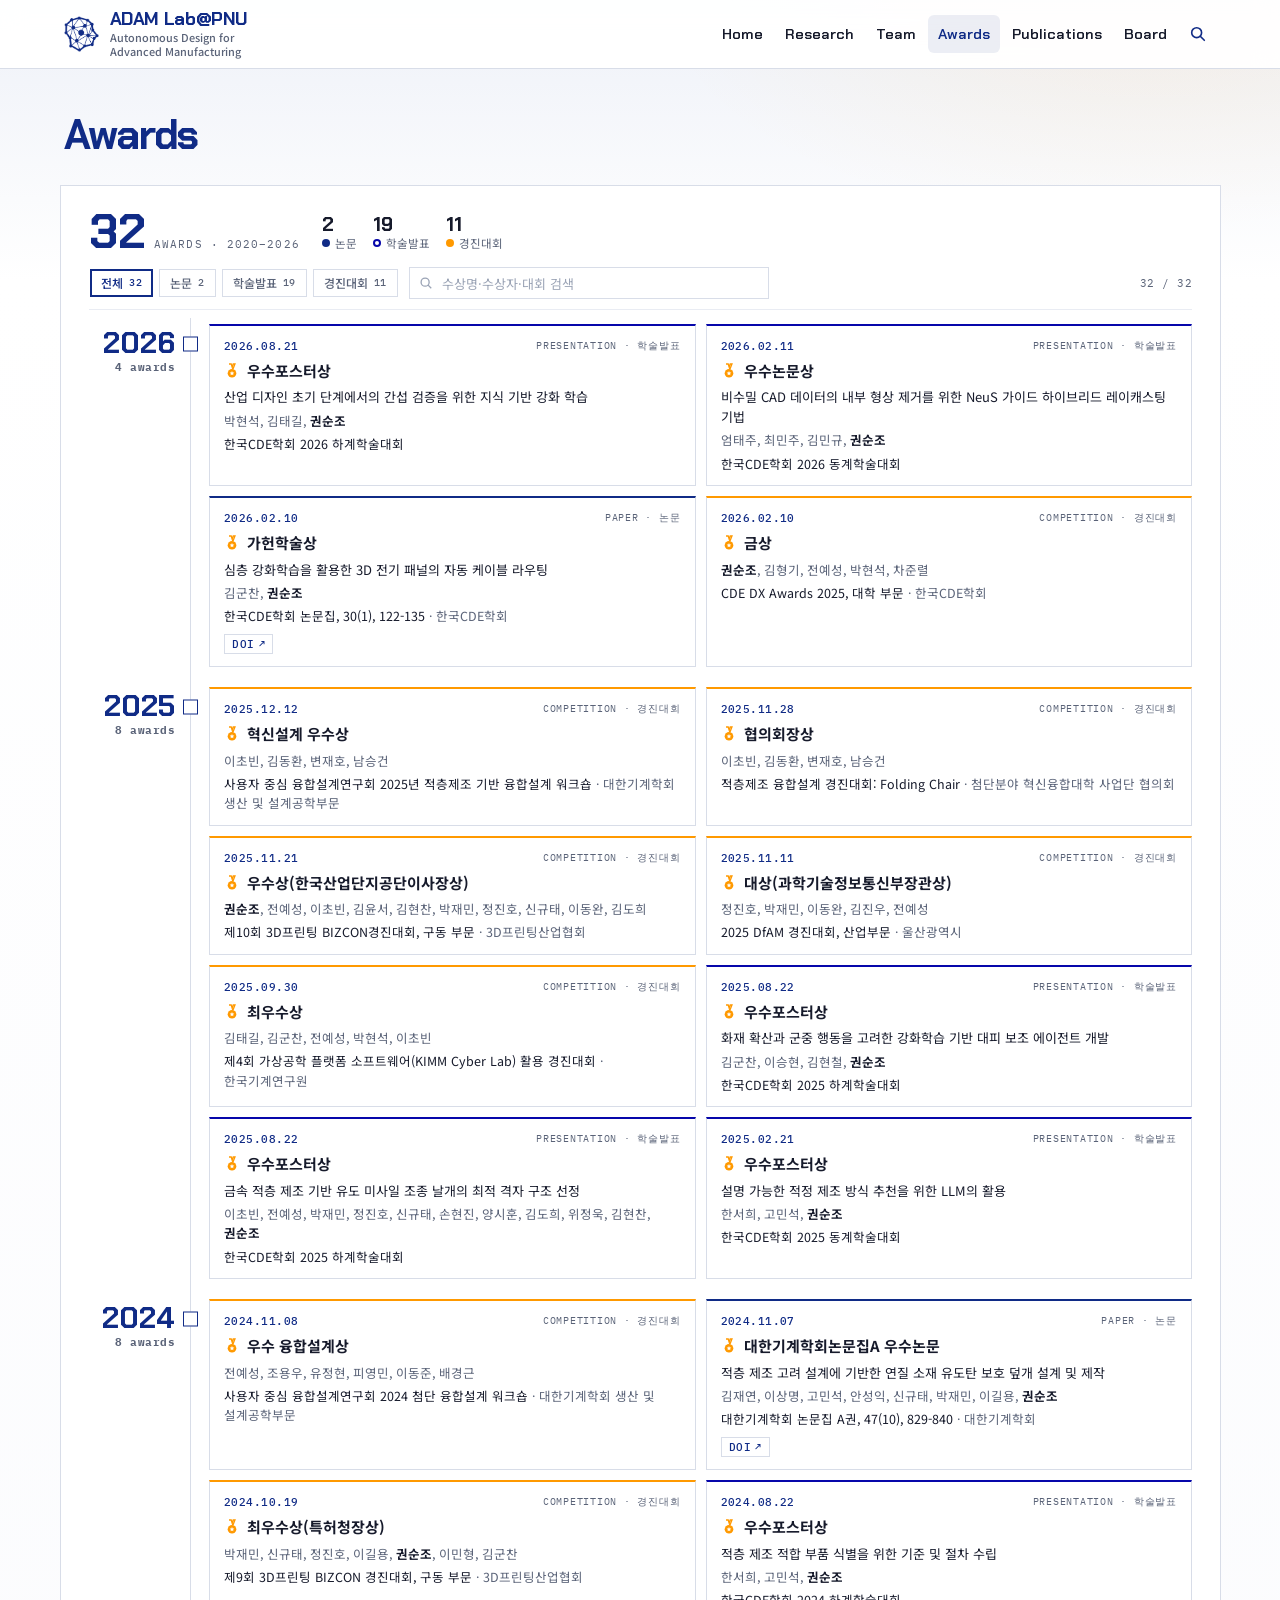
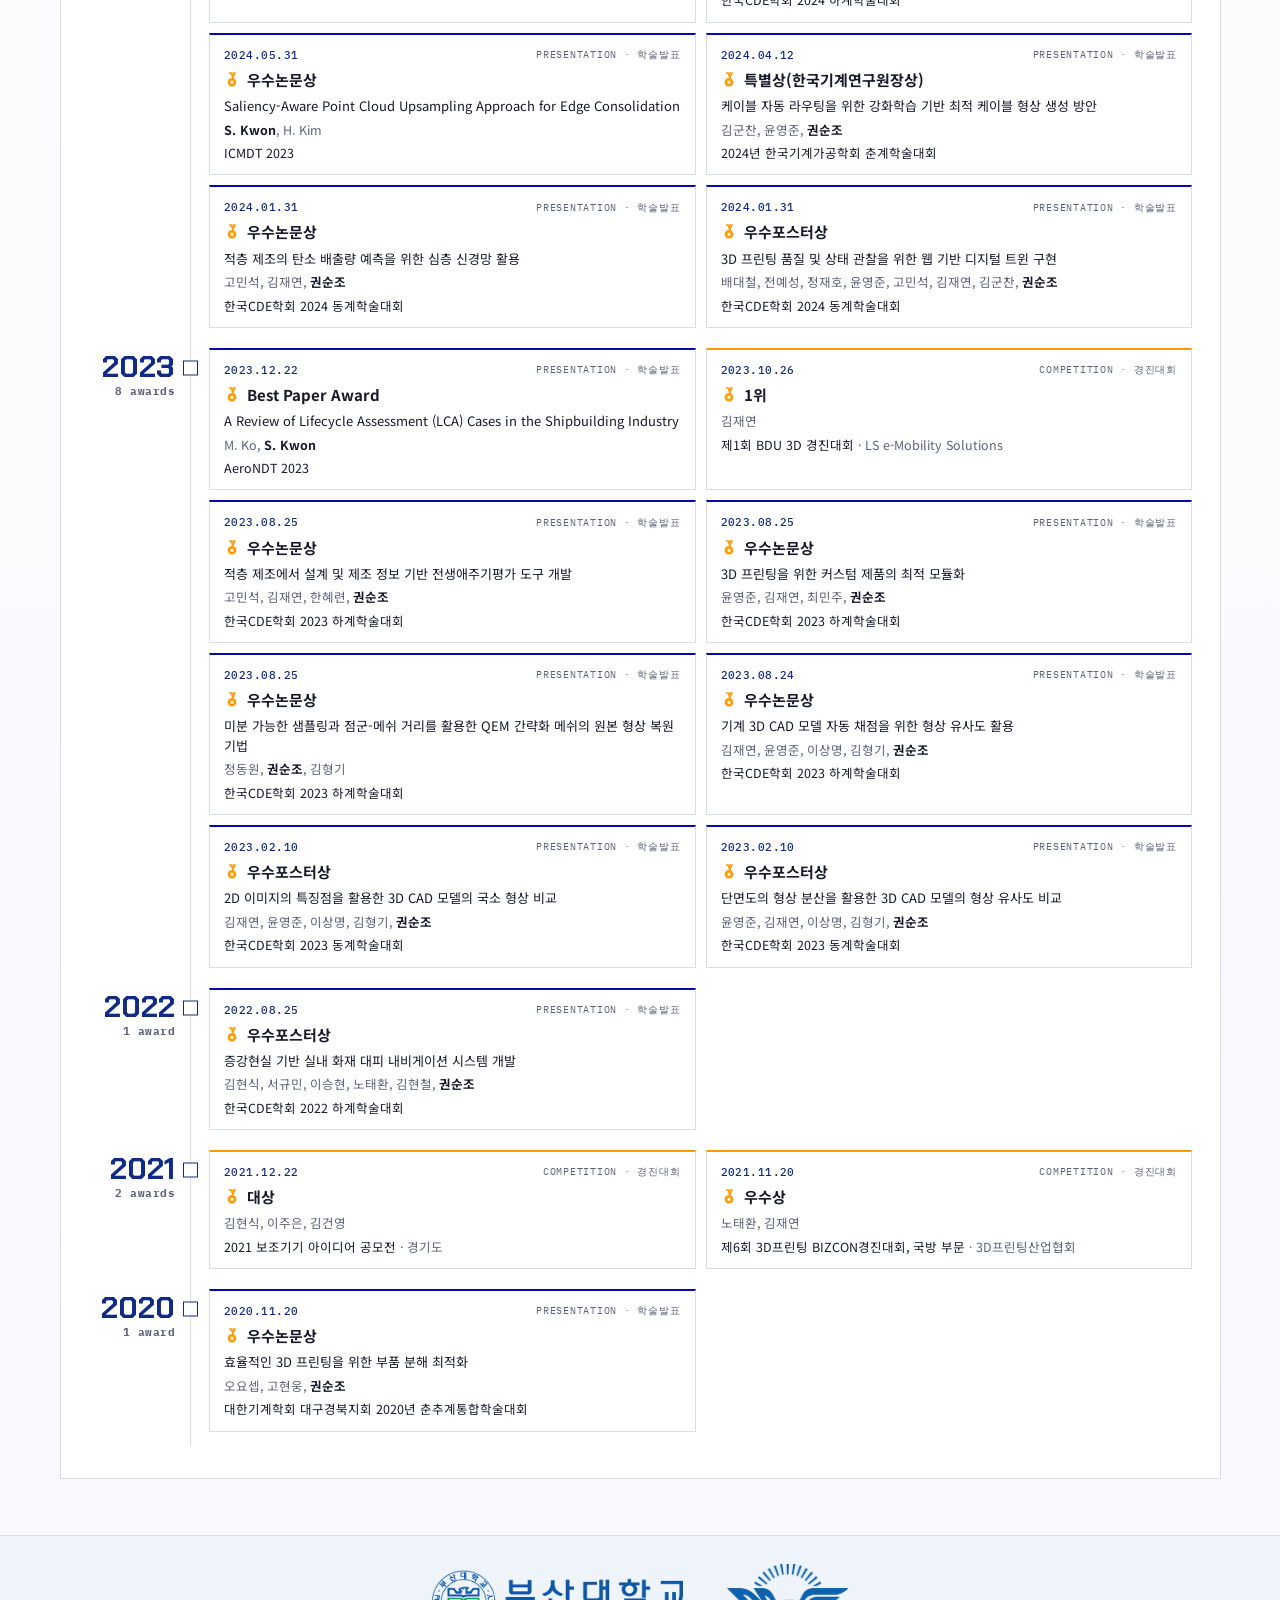
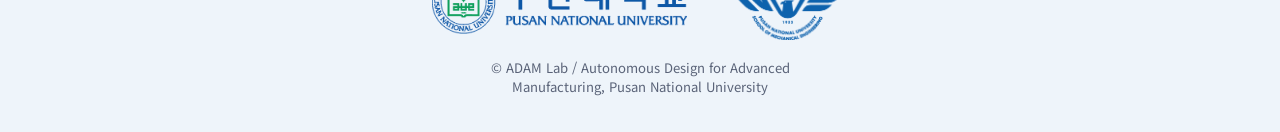
<file: awards/index.html>
<!doctype html>
<html lang="ko">
<head>
  <meta charset="utf-8">
  <meta name="viewport" content="width=device-width, initial-scale=1">
  <title>ADAM Lab@PNU — Awards</title>
  <meta name="description" content="ADAM Lab@PNU — Autonomous Design for Advanced Manufacturing Laboratory, Pusan National University.">
  <link rel="preconnect" href="https://fonts.googleapis.com">
  <link rel="preconnect" href="https://fonts.gstatic.com" crossorigin>
  <link href="https://fonts.googleapis.com/css2?family=Chakra+Petch:wght@500;600;700&family=IBM+Plex+Mono:wght@400;500;600&family=Noto+Sans+KR:wght@400;500;600;700&display=swap" rel="stylesheet">
  <link rel="stylesheet" href="../css/site.css">
  <link rel="stylesheet" href="../css/sheet/tokens.css">
  <link rel="stylesheet" href="../css/sheet/base.css">
  <link rel="stylesheet" href="../css/sheet/sheet.css">
  <link rel="stylesheet" href="../css/widgets/awards.css">
  <script>window.ADAM_SITE_PARAMS = {};</script>
  <script defer src="../js/search-index.js"></script>
  <script defer src="../js/site.js"></script>
  <script defer src="../js/sheet/boot.js"></script>
  <script defer src="../js/sheet/sheets.js?v=20261016-131743"></script>
  <script defer src="../js/sheet/sheet-loader.js"></script>
  <script defer src="../js/widgets/awards.js"></script>
</head>
<body>
  <a class="skip" href="#main">본문으로 건너뛰기</a>
  <header class="site-header">
    <div class="site-header__inner">
      <a class="brand" href="../index.html">
        <img class="brand__logo" src="../assets/brand/nav-mark.png" alt="" width="36" height="36">
        <span class="brand__text">
          <span class="brand__mark">ADAM Lab@PNU</span>
          <span class="brand__sub">Autonomous Design for Advanced Manufacturing</span>
        </span>
      </a>
      <button class="nav-toggle" type="button" aria-expanded="false" aria-controls="primary-nav">Menu</button>
      <nav id="primary-nav" class="nav" aria-label="Primary">
<a href="../index.html">Home</a>
<a href="../research/index.html">Research</a>
<a href="../team/index.html">Team</a>
<a href="../awards/index.html">Awards</a>
<a href="../publications/index.html">Publications</a>
<a href="../board/index.html">Board</a>
<button type="button" class="search-toggle" aria-expanded="false" aria-controls="site-search" aria-label="Search">
  <svg viewBox="0 0 20 20" width="18" height="18" aria-hidden="true"><circle cx="8.5" cy="8.5" r="5.5" fill="none" stroke="currentColor" stroke-width="1.8"/><path d="M12.8 12.8 17 17" stroke="currentColor" stroke-width="1.8" stroke-linecap="round"/></svg>
</button>
</nav>
    </div>
  </header>
  <main id="main">
    <div class="page-kicker"><h1>Awards</h1></div>
    <section class="section reveal"><div class="panel" id="adam-awards"></div></section>
  </main>
  <footer class="site-footer">
    <div class="site-footer__inner">
      <div class="footer-logos">
        <a class="footer-logo" href="https://www.pusan.ac.kr/" target="_blank" rel="noopener" title="Pusan National University">
          <img src="../assets/brand/pnu-logo.png" alt="Pusan National University" width="280" height="70" loading="lazy">
        </a>
        <a class="footer-logo" href="https://me.pusan.ac.kr/" target="_blank" rel="noopener" title="School of Mechanical Engineering">
          <img src="../assets/brand/mech-logo.png" alt="School of Mechanical Engineering, PNU" width="120" height="76" loading="lazy">
        </a>
      </div>
      <p class="copyright">© ADAM Lab / Autonomous Design for Advanced Manufacturing, Pusan National University</p>
    </div>
  </footer>

  <div id="site-search" class="site-search" hidden>
    <div class="site-search__panel" role="dialog" aria-modal="true" aria-label="Site search">
      <form class="site-search__form" action="#" method="get">
        <input type="search" name="q" class="site-search__input" placeholder="뉴스·논문·수상·과제 검색" autocomplete="off" enterkeyhint="search">
        <button type="button" class="site-search__close" aria-label="Close search">×</button>
      </form>
      <div class="site-search__results" role="listbox" aria-live="polite"></div>
    </div>
  </div>
</body>
</html>
</file>
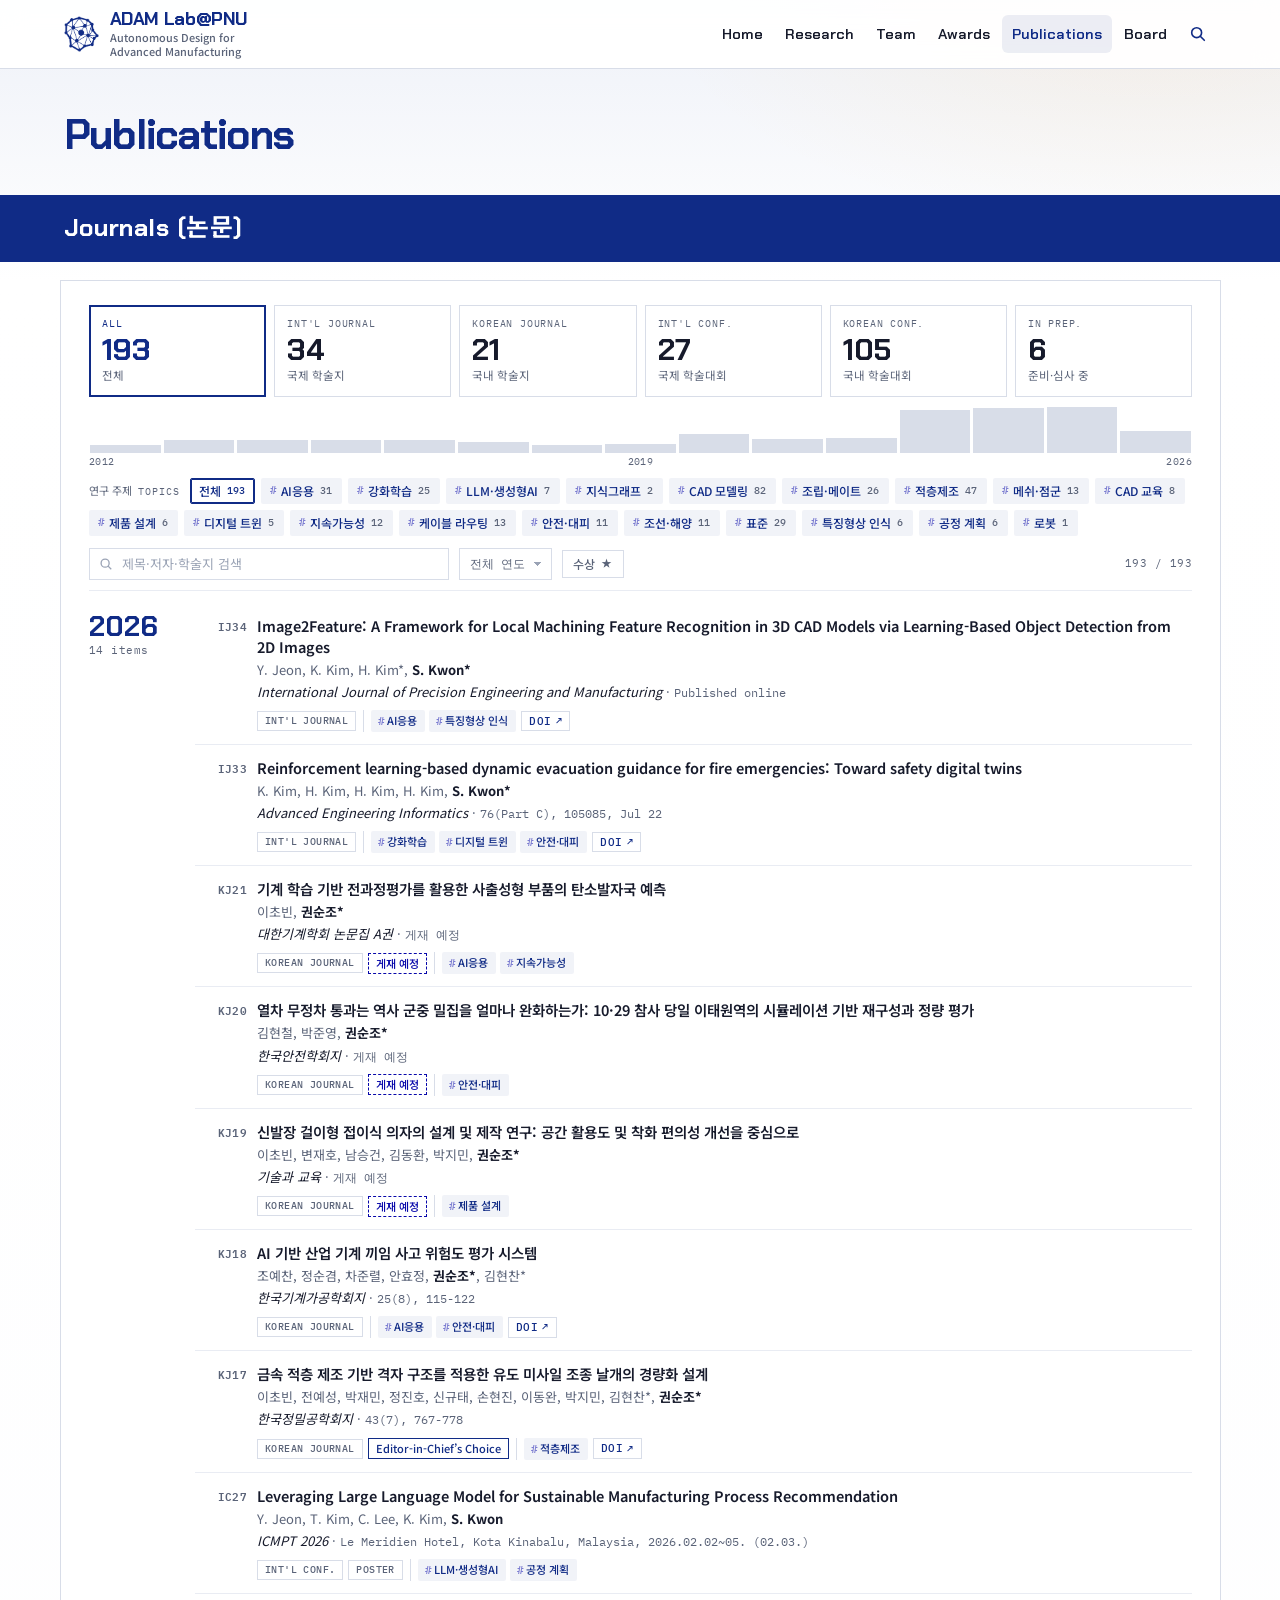
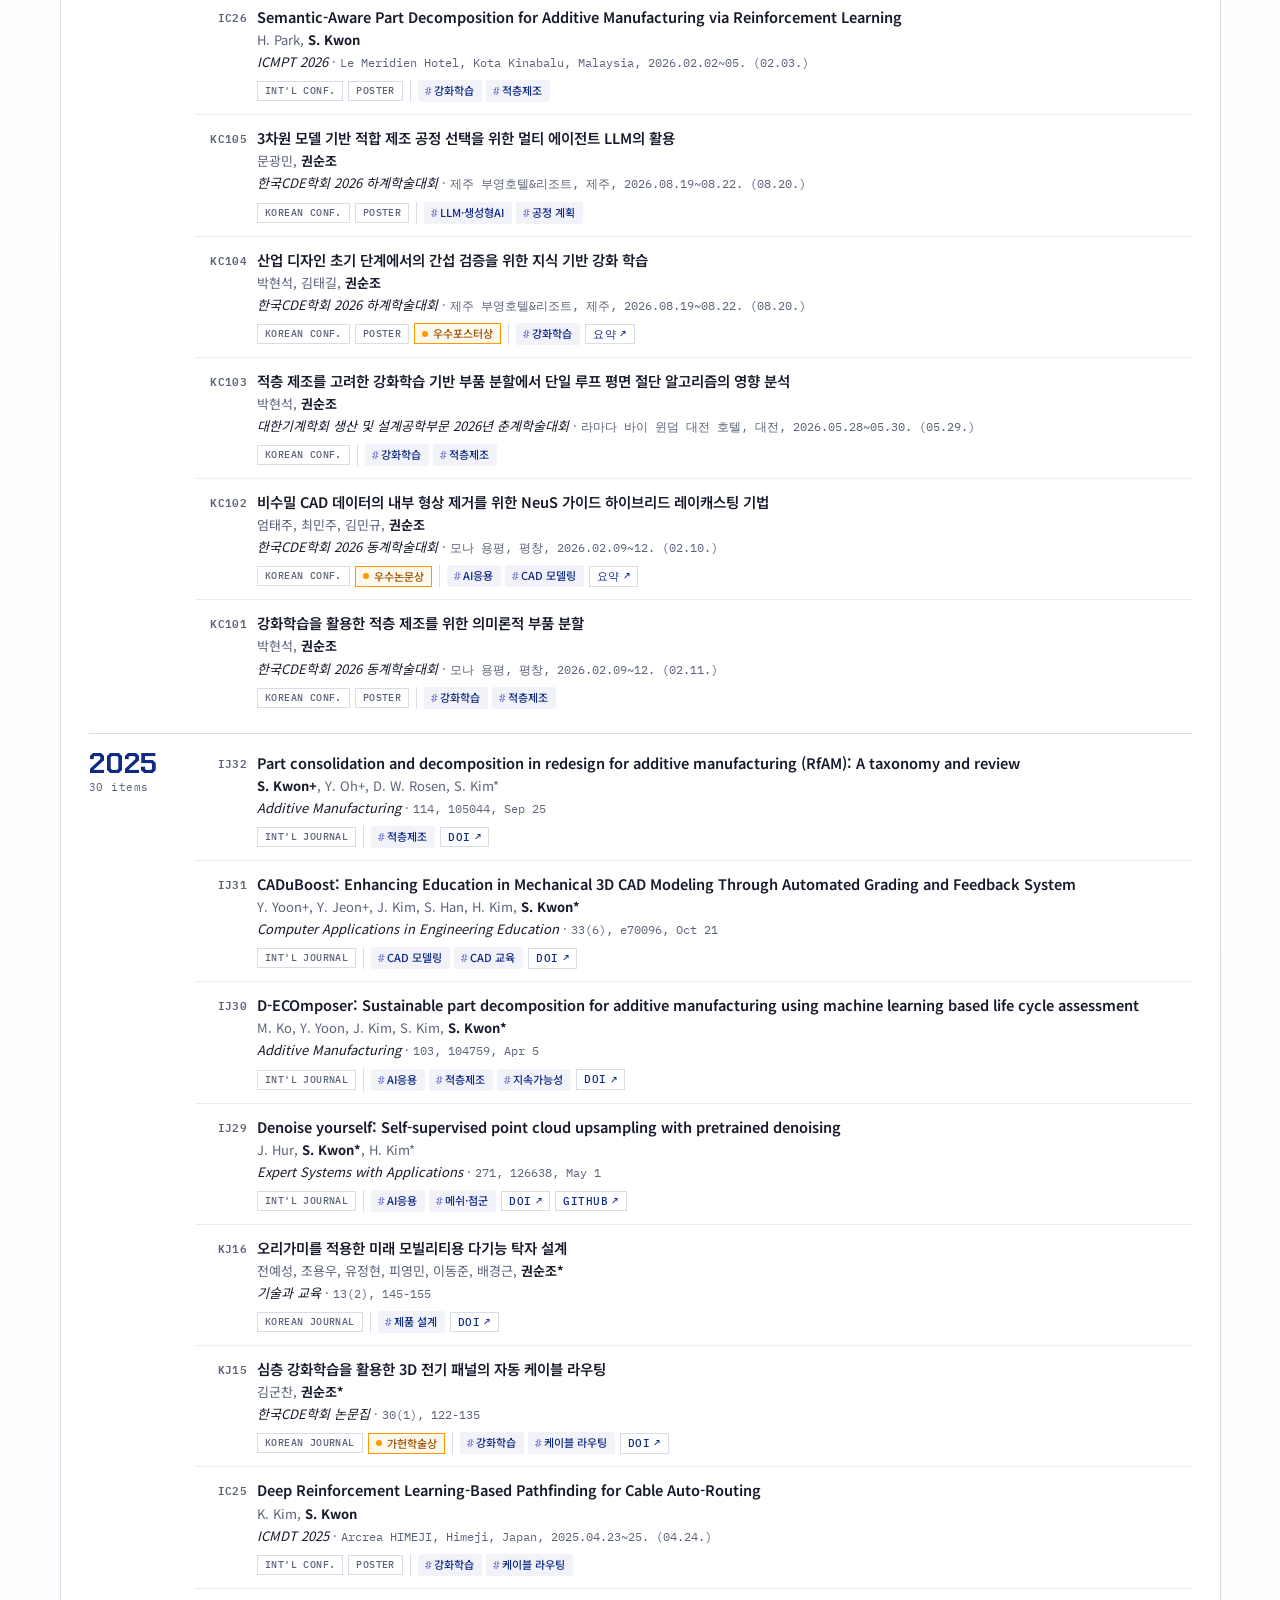
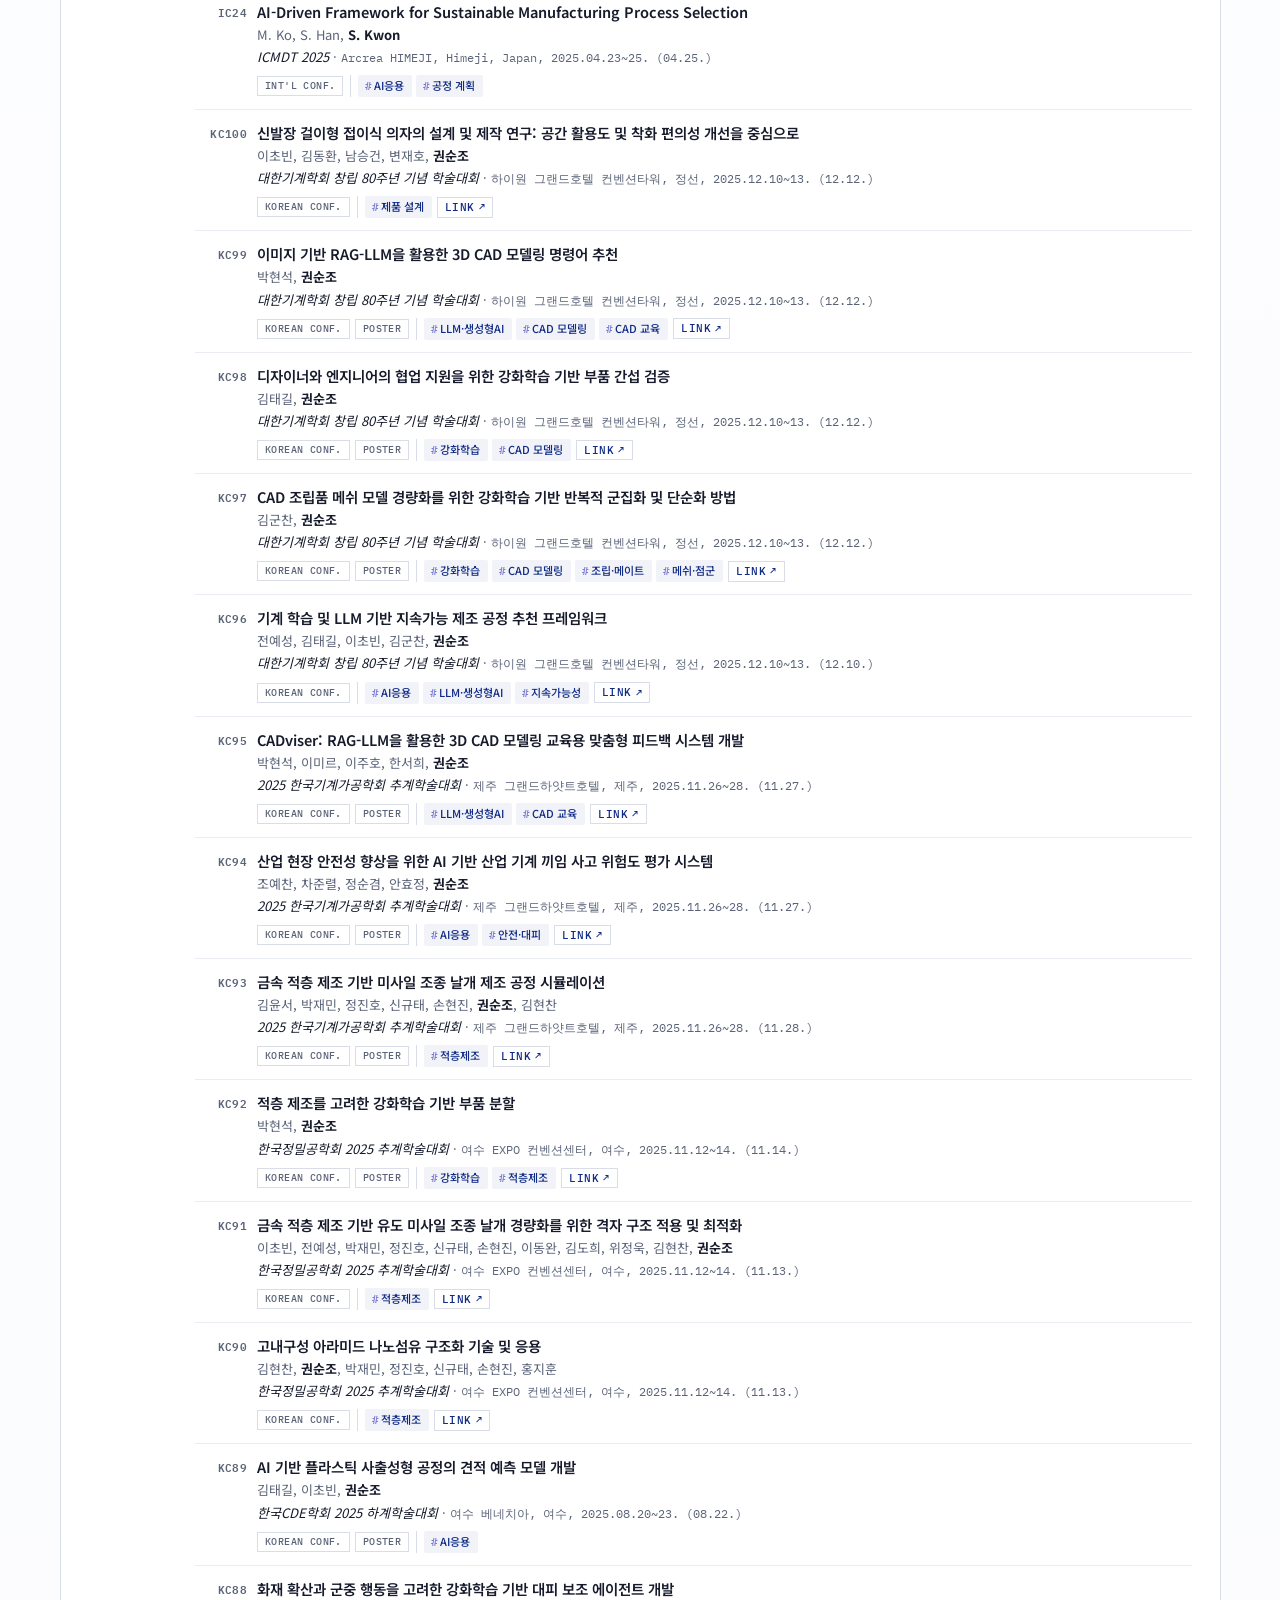
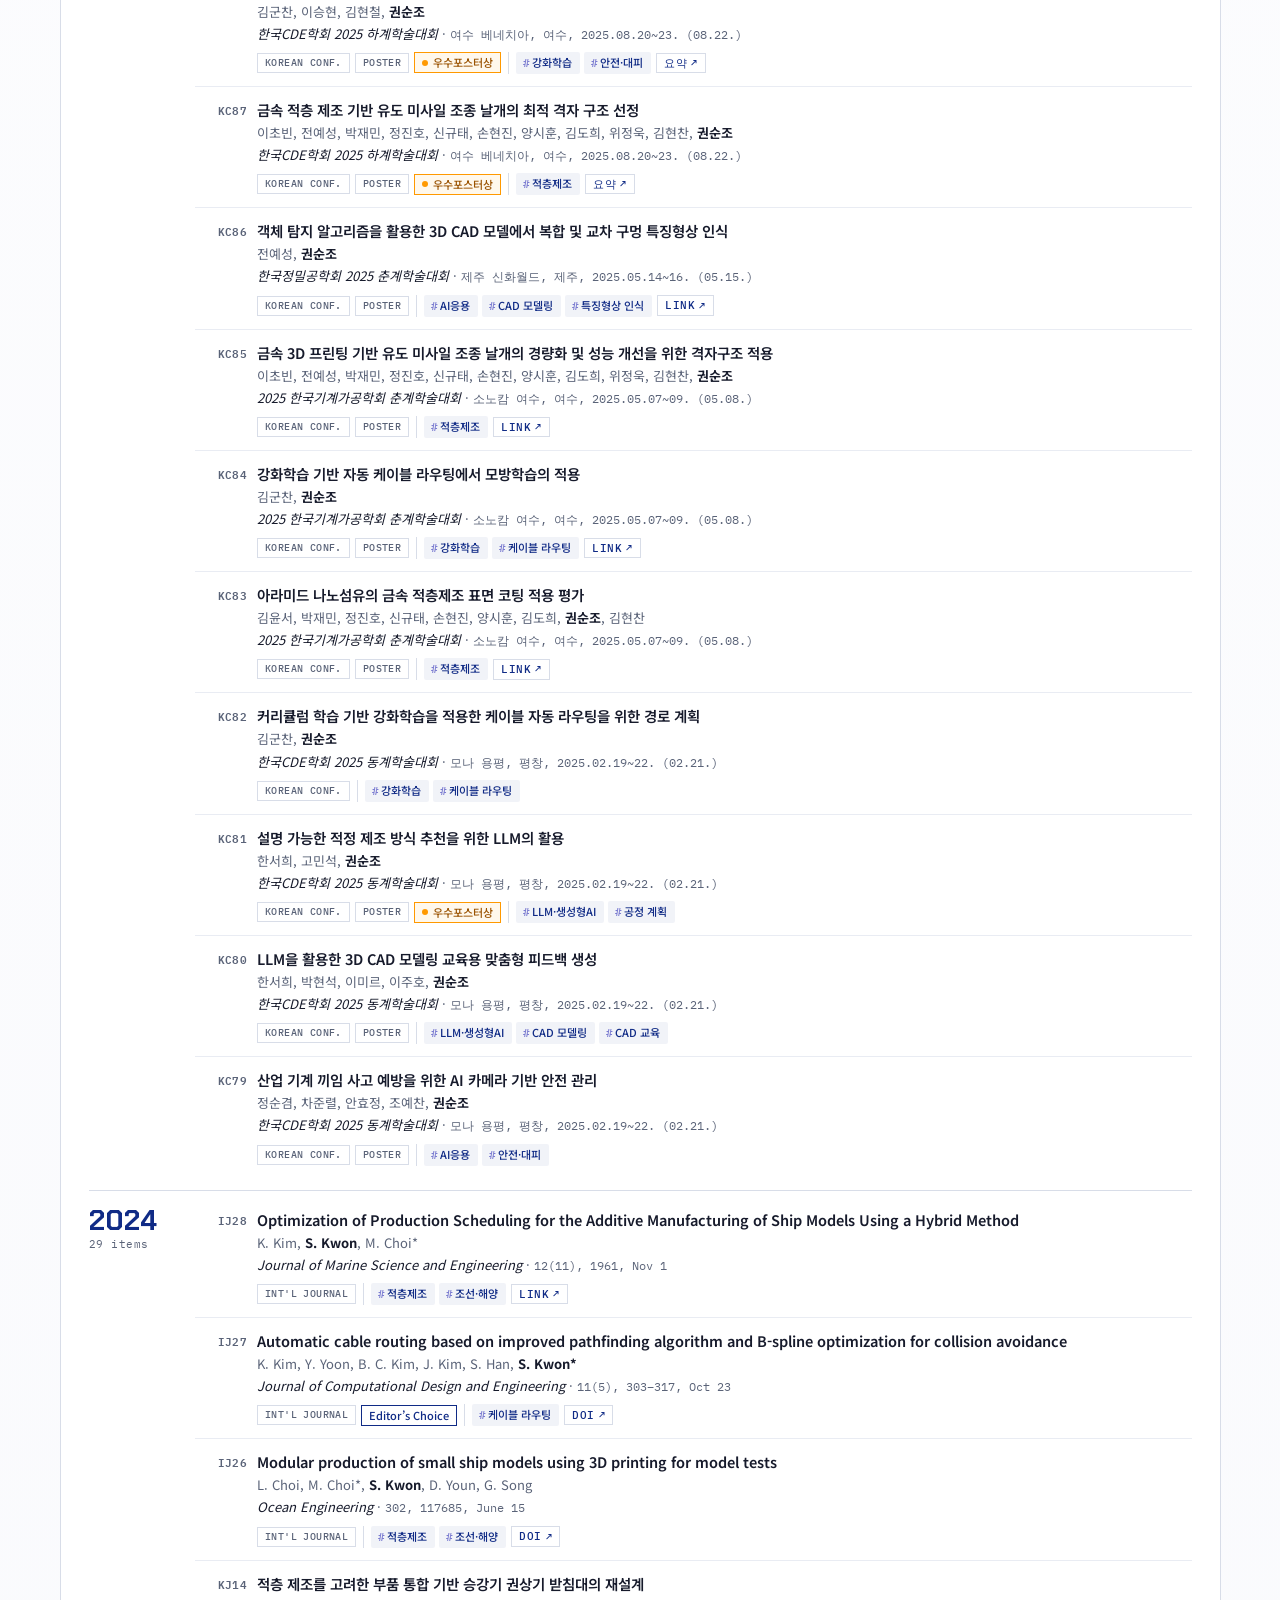
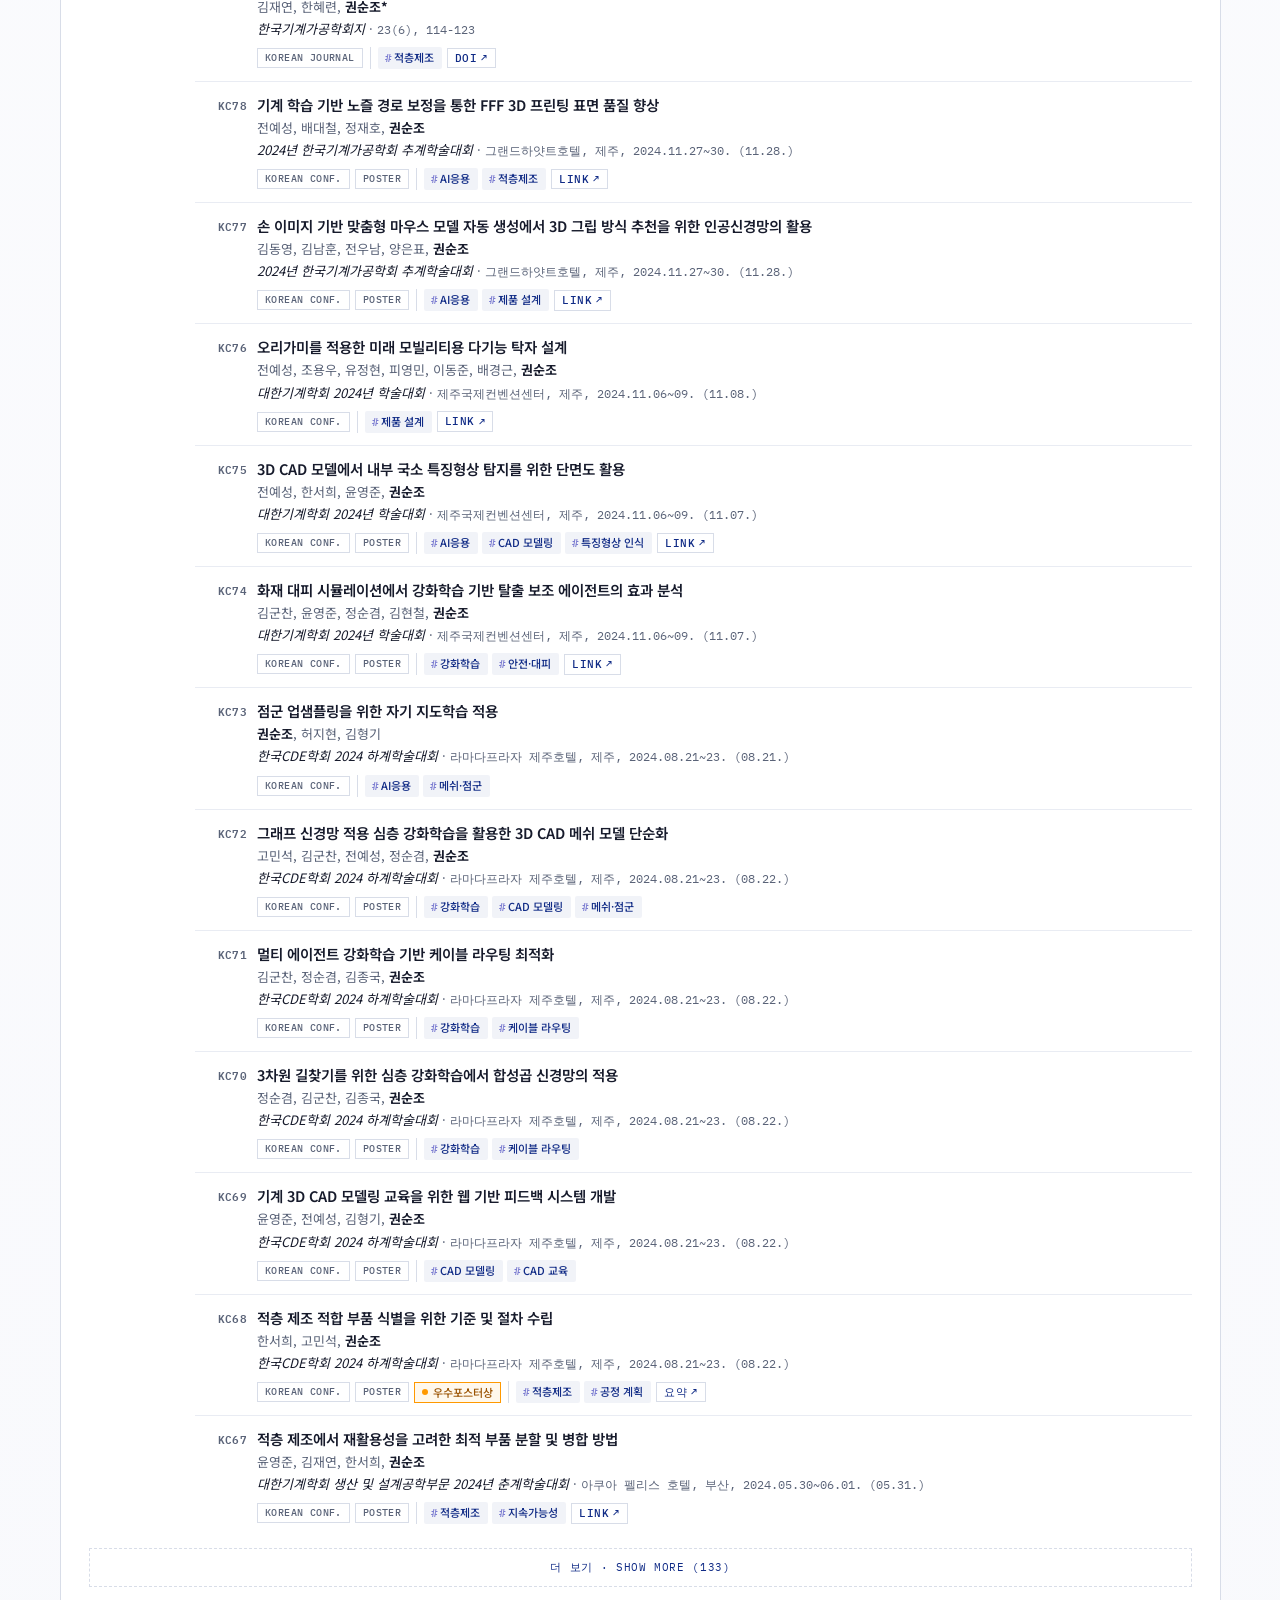
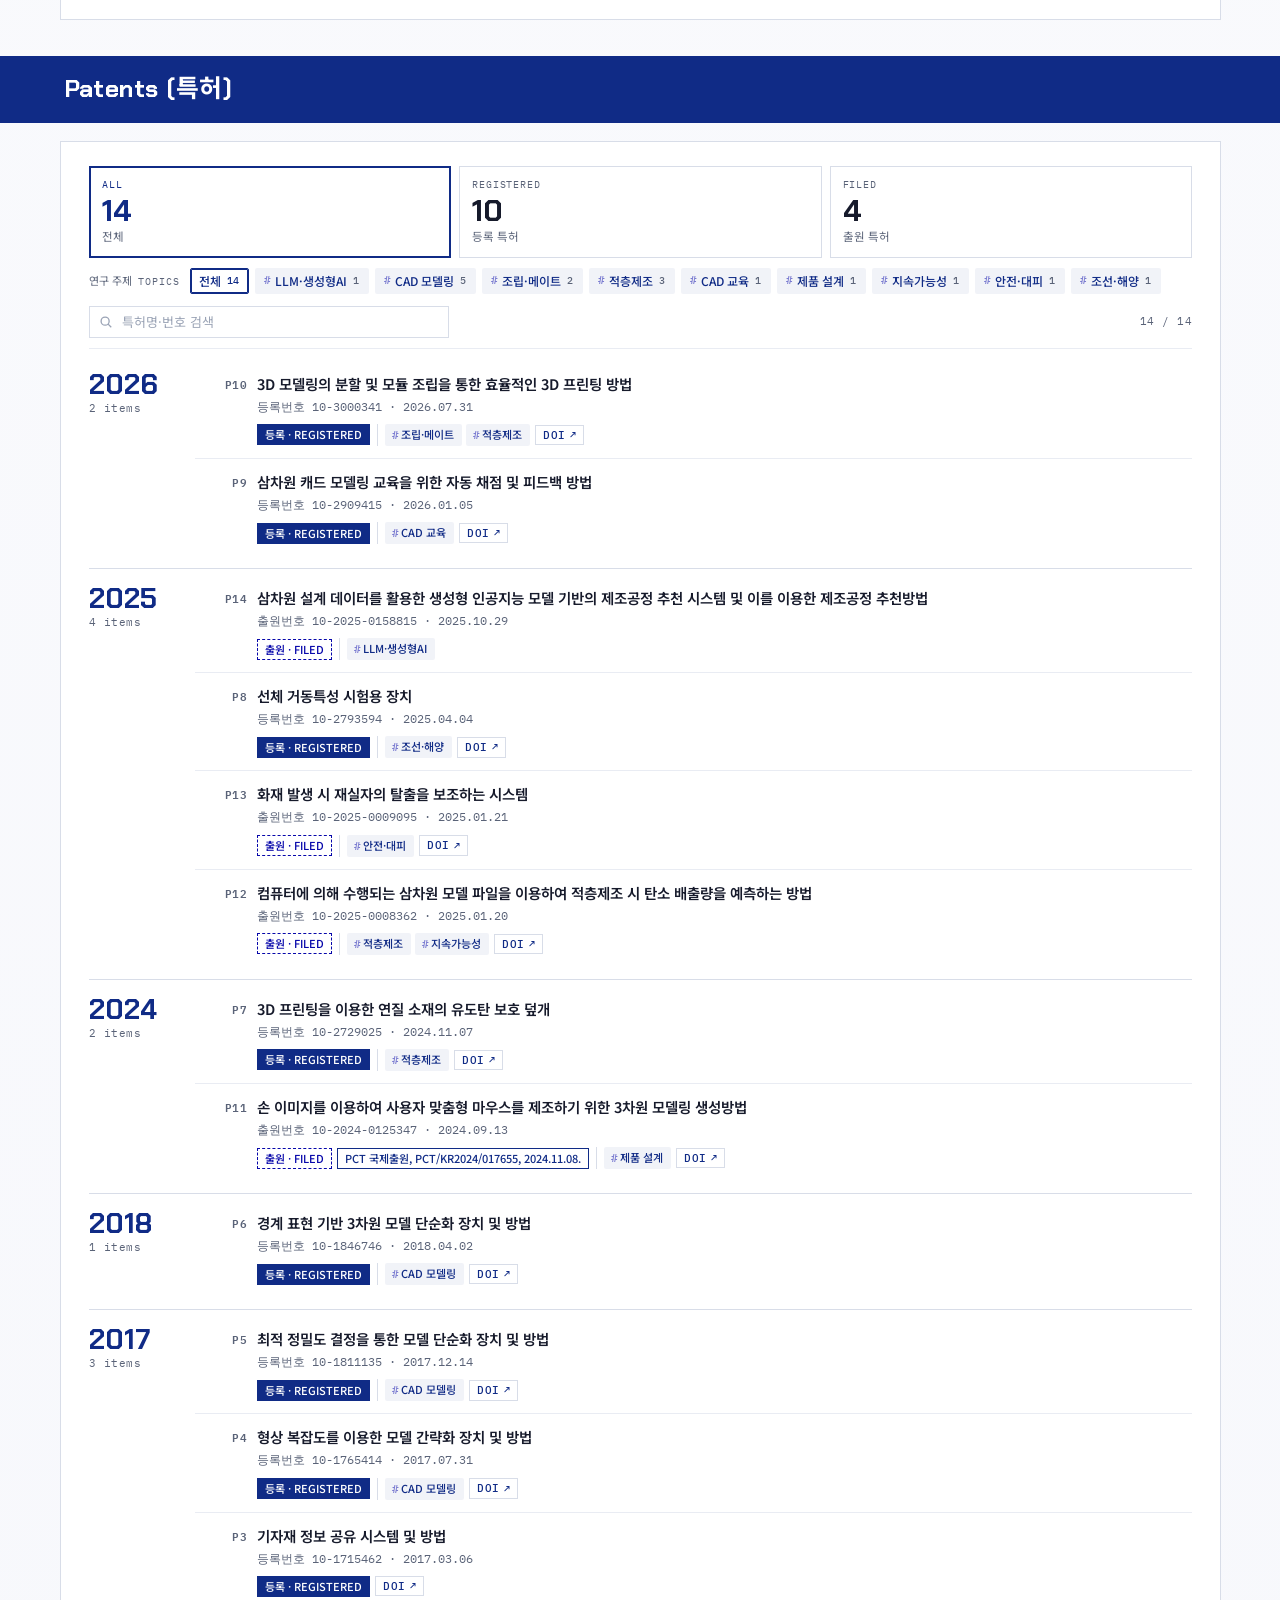
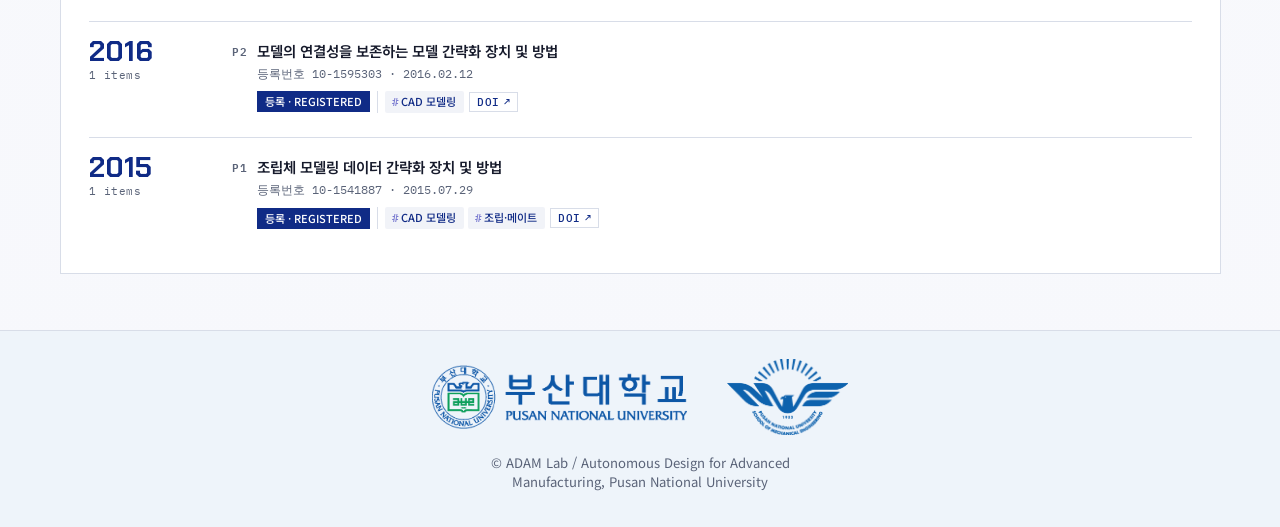
<file: publications/index.html>
<!doctype html>
<html lang="ko">
<head>
  <meta charset="utf-8">
  <meta name="viewport" content="width=device-width, initial-scale=1">
  <title>ADAM Lab@PNU — Publications</title>
  <meta name="description" content="ADAM Lab@PNU — Autonomous Design for Advanced Manufacturing Laboratory, Pusan National University.">
  <link rel="preconnect" href="https://fonts.googleapis.com">
  <link rel="preconnect" href="https://fonts.gstatic.com" crossorigin>
  <link href="https://fonts.googleapis.com/css2?family=Chakra+Petch:wght@500;600;700&family=IBM+Plex+Mono:wght@400;500;600&family=Noto+Sans+KR:wght@400;500;600;700&display=swap" rel="stylesheet">
  <link rel="stylesheet" href="../css/site.css">
  <link rel="stylesheet" href="../css/sheet/tokens.css">
  <link rel="stylesheet" href="../css/sheet/base.css">
  <link rel="stylesheet" href="../css/sheet/sheet.css">
  <link rel="stylesheet" href="../css/sheet/page-publications.css">
  <script>window.ADAM_SITE_PARAMS = {};</script>
  <script defer src="../js/search-index.js"></script>
  <script defer src="../js/site.js"></script>
  <script defer src="../js/sheet/boot.js"></script>
  <script defer src="../js/sheet/sheets.js?v=20261016-131743"></script>
  <script defer src="../js/sheet/sheet-loader.js"></script>
  <script defer src="../js/widgets/publications.js"></script>
  <script defer src="../js/widgets/patents.js"></script>
</head>
<body>
  <a class="skip" href="#main">본문으로 건너뛰기</a>
  <header class="site-header">
    <div class="site-header__inner">
      <a class="brand" href="../index.html">
        <img class="brand__logo" src="../assets/brand/nav-mark.png" alt="" width="36" height="36">
        <span class="brand__text">
          <span class="brand__mark">ADAM Lab@PNU</span>
          <span class="brand__sub">Autonomous Design for Advanced Manufacturing</span>
        </span>
      </a>
      <button class="nav-toggle" type="button" aria-expanded="false" aria-controls="primary-nav">Menu</button>
      <nav id="primary-nav" class="nav" aria-label="Primary">
<a href="../index.html">Home</a>
<a href="../research/index.html">Research</a>
<a href="../team/index.html">Team</a>
<a href="../awards/index.html">Awards</a>
<a href="../publications/index.html">Publications</a>
<a href="../board/index.html">Board</a>
<button type="button" class="search-toggle" aria-expanded="false" aria-controls="site-search" aria-label="Search">
  <svg viewBox="0 0 20 20" width="18" height="18" aria-hidden="true"><circle cx="8.5" cy="8.5" r="5.5" fill="none" stroke="currentColor" stroke-width="1.8"/><path d="M12.8 12.8 17 17" stroke="currentColor" stroke-width="1.8" stroke-linecap="round"/></svg>
</button>
</nav>
    </div>
  </header>
  <main id="main">
    <div class="page-kicker"><h1>Publications</h1></div>
    <div class="band reveal"><div class="band__inner"><h2>Journals (논문)</h2></div></div>
    <section class="section reveal"><div class="panel" id="adam-publications"></div></section>
    <div class="band reveal"><div class="band__inner"><h2>Patents (특허)</h2></div></div>
    <section class="section reveal"><div class="panel" id="adam-patents"></div></section>
  </main>
  <footer class="site-footer">
    <div class="site-footer__inner">
      <div class="footer-logos">
        <a class="footer-logo" href="https://www.pusan.ac.kr/" target="_blank" rel="noopener" title="Pusan National University">
          <img src="../assets/brand/pnu-logo.png" alt="Pusan National University" width="280" height="70" loading="lazy">
        </a>
        <a class="footer-logo" href="https://me.pusan.ac.kr/" target="_blank" rel="noopener" title="School of Mechanical Engineering">
          <img src="../assets/brand/mech-logo.png" alt="School of Mechanical Engineering, PNU" width="120" height="76" loading="lazy">
        </a>
      </div>
      <p class="copyright">© ADAM Lab / Autonomous Design for Advanced Manufacturing, Pusan National University</p>
    </div>
  </footer>

  <div id="site-search" class="site-search" hidden>
    <div class="site-search__panel" role="dialog" aria-modal="true" aria-label="Site search">
      <form class="site-search__form" action="#" method="get">
        <input type="search" name="q" class="site-search__input" placeholder="뉴스·논문·수상·과제 검색" autocomplete="off" enterkeyhint="search">
        <button type="button" class="site-search__close" aria-label="Close search">×</button>
      </form>
      <div class="site-search__results" role="listbox" aria-live="polite"></div>
    </div>
  </div>
</body>
</html>
</file>
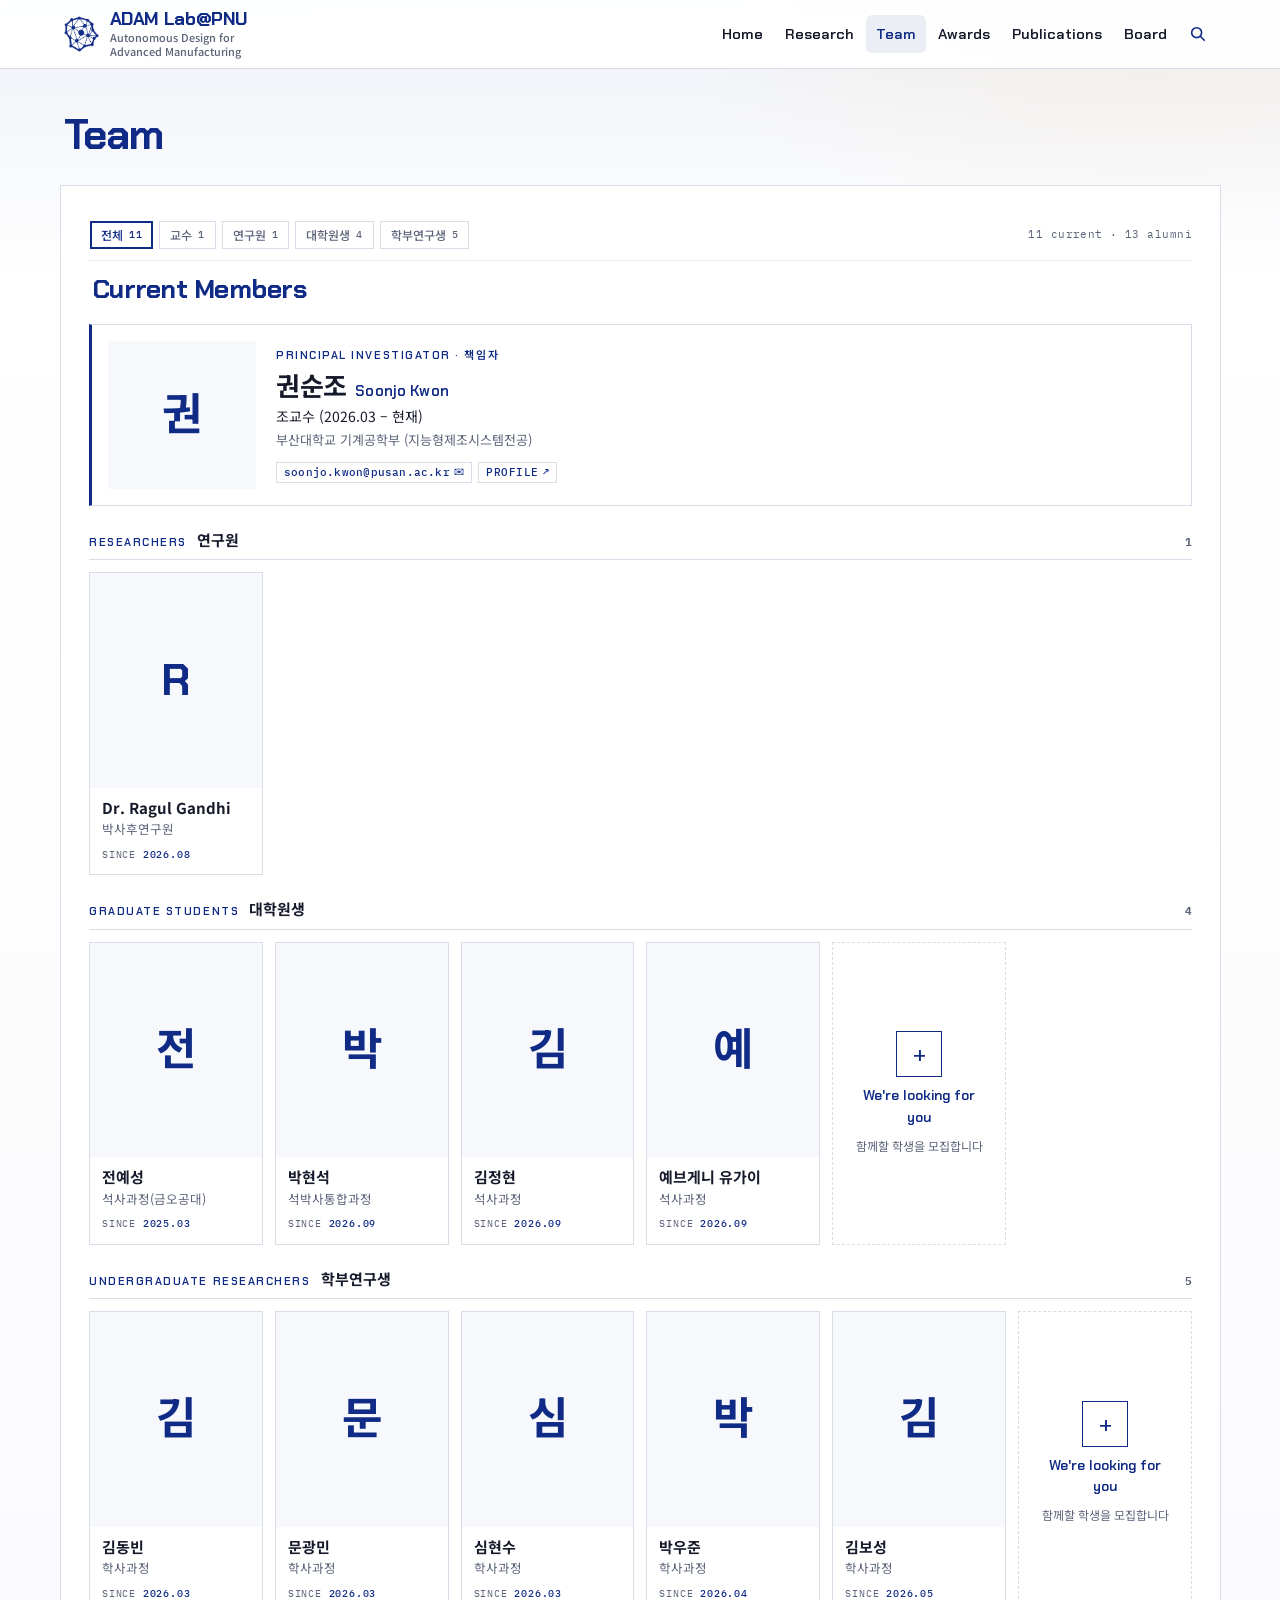
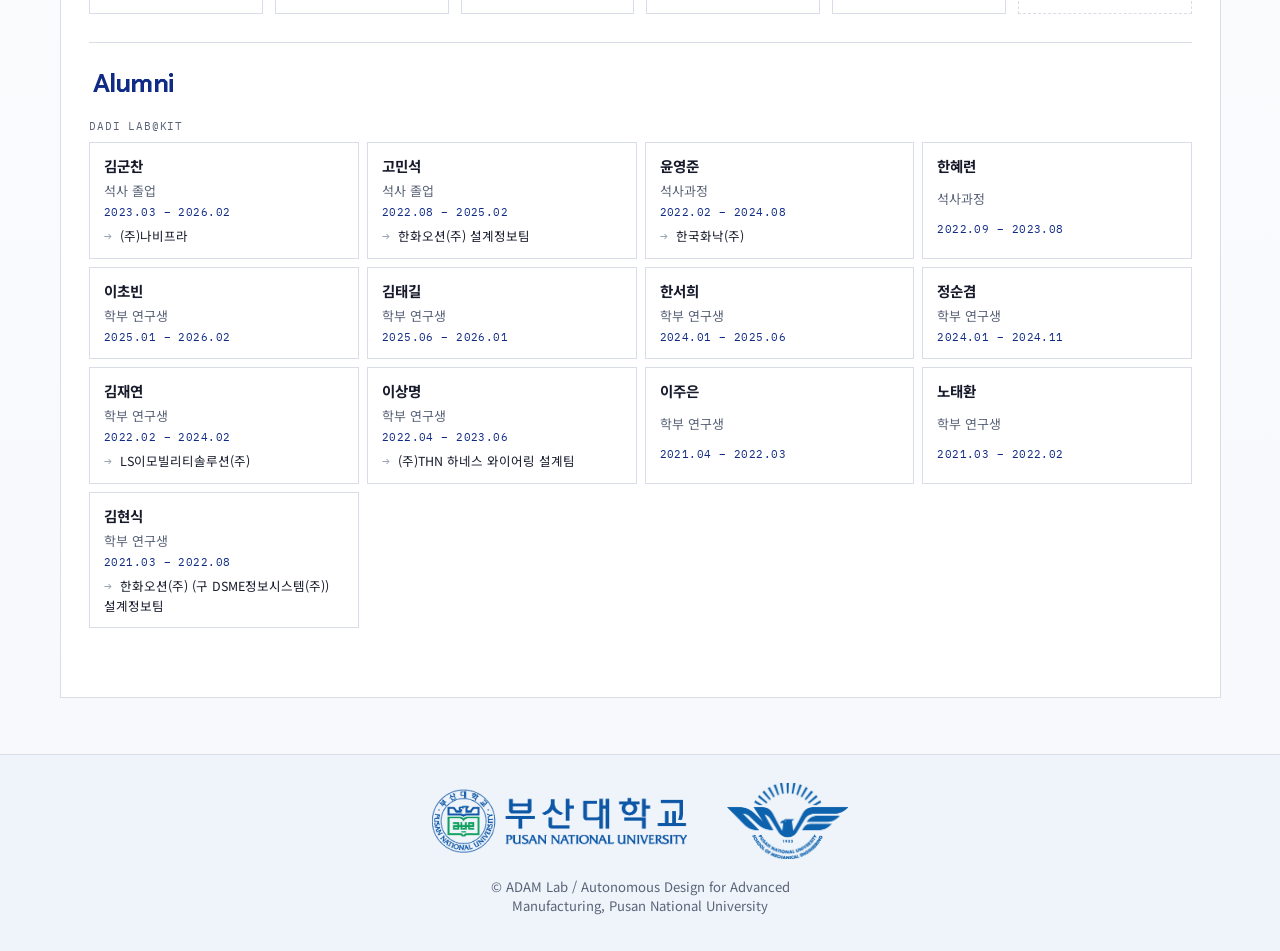
<file: team/index.html>
<!doctype html>
<html lang="ko">
<head>
  <meta charset="utf-8">
  <meta name="viewport" content="width=device-width, initial-scale=1">
  <title>ADAM Lab@PNU — Team</title>
  <meta name="description" content="ADAM Lab@PNU — Autonomous Design for Advanced Manufacturing Laboratory, Pusan National University.">
  <link rel="preconnect" href="https://fonts.googleapis.com">
  <link rel="preconnect" href="https://fonts.gstatic.com" crossorigin>
  <link href="https://fonts.googleapis.com/css2?family=Chakra+Petch:wght@500;600;700&family=IBM+Plex+Mono:wght@400;500;600&family=Noto+Sans+KR:wght@400;500;600;700&display=swap" rel="stylesheet">
  <link rel="stylesheet" href="../css/site.css">
  <link rel="stylesheet" href="../css/sheet/tokens.css">
  <link rel="stylesheet" href="../css/sheet/base.css">
  <link rel="stylesheet" href="../css/sheet/sheet.css">
  <link rel="stylesheet" href="../css/widgets/members.css">
  <script>window.ADAM_SITE_PARAMS = {};</script>
  <script defer src="../js/search-index.js"></script>
  <script defer src="../js/site.js"></script>
  <script defer src="../js/sheet/boot.js"></script>
  <script defer src="../js/sheet/sheets.js?v=20261016-131743"></script>
  <script defer src="../js/sheet/sheet-loader.js"></script>
  <script defer src="../js/widgets/members.js"></script>
</head>
<body>
  <a class="skip" href="#main">본문으로 건너뛰기</a>
  <header class="site-header">
    <div class="site-header__inner">
      <a class="brand" href="../index.html">
        <img class="brand__logo" src="../assets/brand/nav-mark.png" alt="" width="36" height="36">
        <span class="brand__text">
          <span class="brand__mark">ADAM Lab@PNU</span>
          <span class="brand__sub">Autonomous Design for Advanced Manufacturing</span>
        </span>
      </a>
      <button class="nav-toggle" type="button" aria-expanded="false" aria-controls="primary-nav">Menu</button>
      <nav id="primary-nav" class="nav" aria-label="Primary">
<a href="../index.html">Home</a>
<a href="../research/index.html">Research</a>
<a href="index.html">Team</a>
<a href="../awards/index.html">Awards</a>
<a href="../publications/index.html">Publications</a>
<a href="../board/index.html">Board</a>
<button type="button" class="search-toggle" aria-expanded="false" aria-controls="site-search" aria-label="Search">
  <svg viewBox="0 0 20 20" width="18" height="18" aria-hidden="true"><circle cx="8.5" cy="8.5" r="5.5" fill="none" stroke="currentColor" stroke-width="1.8"/><path d="M12.8 12.8 17 17" stroke="currentColor" stroke-width="1.8" stroke-linecap="round"/></svg>
</button>
</nav>
    </div>
  </header>
  <main id="main">
    <div class="page-kicker"><h1>Team</h1></div>
    <section class="section reveal">
      <div class="panel" id="adam-members"></div>
    </section>
  </main>
  <footer class="site-footer">
    <div class="site-footer__inner">
      <div class="footer-logos">
        <a class="footer-logo" href="https://www.pusan.ac.kr/" target="_blank" rel="noopener" title="Pusan National University">
          <img src="../assets/brand/pnu-logo.png" alt="Pusan National University" width="280" height="70" loading="lazy">
        </a>
        <a class="footer-logo" href="https://me.pusan.ac.kr/" target="_blank" rel="noopener" title="School of Mechanical Engineering">
          <img src="../assets/brand/mech-logo.png" alt="School of Mechanical Engineering, PNU" width="120" height="76" loading="lazy">
        </a>
      </div>
      <p class="copyright">© ADAM Lab / Autonomous Design for Advanced Manufacturing, Pusan National University</p>
    </div>
  </footer>

  <div id="site-search" class="site-search" hidden>
    <div class="site-search__panel" role="dialog" aria-modal="true" aria-label="Site search">
      <form class="site-search__form" action="#" method="get">
        <input type="search" name="q" class="site-search__input" placeholder="뉴스·논문·수상·과제 검색" autocomplete="off" enterkeyhint="search">
        <button type="button" class="site-search__close" aria-label="Close search">×</button>
      </form>
      <div class="site-search__results" role="listbox" aria-live="polite"></div>
    </div>
  </div>
</body>
</html>
</file>
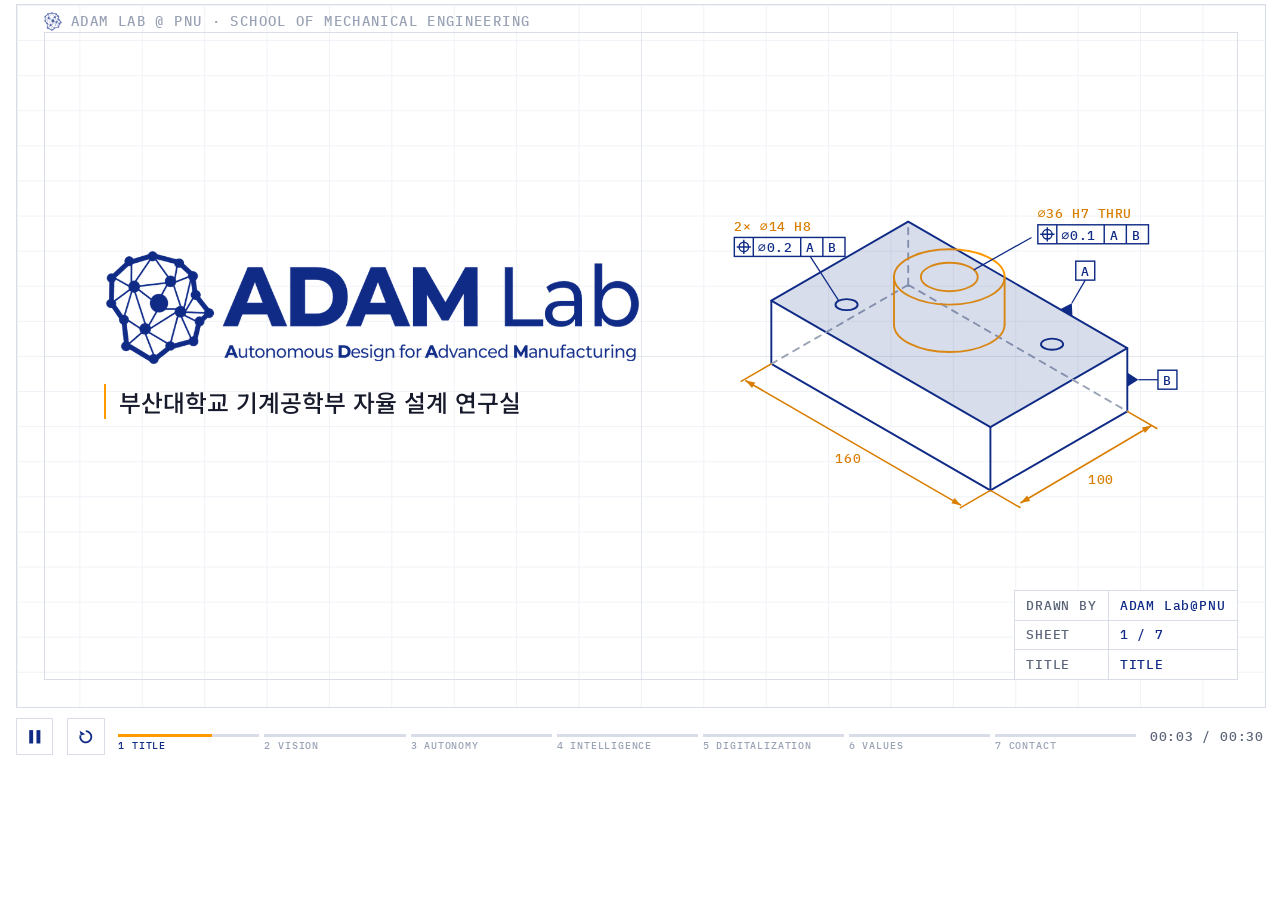
<file: assets/hero/index.html>
<!doctype html>
<html lang="ko">
<head>
<meta charset="utf-8">
<meta name="viewport" content="width=device-width,initial-scale=1,viewport-fit=cover">
<title>ADAM Lab Intro</title>
<link rel="preconnect" href="https://fonts.googleapis.com">
<link rel="stylesheet" href="https://fonts.googleapis.com/css2?family=Chakra+Petch:wght@500;600;700&family=Noto+Sans+KR:wght@400;500;700&family=IBM+Plex+Mono:wght@400;500&display=swap">
<style>
  :root{
    --ground:#FFFFFF;
    --sheet:#FFFFFF;
    --grid:#F0F2F7;
    --line:#D8DDE8;
    --line-soft:#E9ECF3;
    --navy:#102B86;
    --blue:#0707AA;
    --ink:#161A2B;
    --ink-dim:#5A6378;
    --ink-faint:#9AA3B5;
    --accent:#FF9900;
    --accent-deep:#D97E00;
    --display:"Chakra Petch","Noto Sans KR",system-ui,sans-serif;
    --body:"Noto Sans KR","Apple SD Gothic Neo","Malgun Gothic",system-ui,sans-serif;
    --mono:"IBM Plex Mono",ui-monospace,SFMono-Regular,Menlo,monospace;
    --ease:cubic-bezier(.2,.7,.2,1);
  }
  html,body{height:100%;overflow:hidden}
  body{
    margin:0;background:var(--ground);color:var(--ink);
    font-family:var(--body);font-size:14px;line-height:1.5;
    padding-inline:16px;padding-block:4px;box-sizing:border-box;
    display:flex;flex-direction:column;align-items:center;justify-content:flex-start;
    -webkit-font-smoothing:antialiased;
  }
  /* whole widget scales with width, but never taller than the viewport (stage 56.25% + controls ≈ 4.5% of width) */
  .wrap{width:min(100%,calc((100vh - 10px) * 1.64));max-width:1400px;display:flex;flex-direction:column;container-type:inline-size}

  /* ---------- Drawing sheet / stage ---------- */
  .stage{
    position:relative;width:100%;aspect-ratio:16/9;max-width:100%;
    --k:.5; /* global timing scale */
    background:var(--sheet);
    border:1px solid var(--line);
    overflow:hidden;
    word-break:keep-all;overflow-wrap:break-word;
    background-image:
      linear-gradient(var(--grid) 1px,transparent 1px),
      linear-gradient(90deg,var(--grid) 1px,transparent 1px);
    background-size:5% 5%,5% 5%;
  }
  .frame{position:absolute;inset:2.2cqi;border:1px solid var(--line);pointer-events:none}
  .frame::before,.frame::after{content:"";position:absolute;background:var(--line)}
  .frame::before{left:-1px;right:-1px;top:50%;height:1px;opacity:.5}
  .frame::after{top:-1px;bottom:-1px;left:50%;width:1px;opacity:.5}
  .tick{position:absolute;left:2.2cqi;top:.55cqi;display:flex;align-items:center;gap:.7cqi;font:500 1.1cqi var(--mono);color:var(--ink-faint);letter-spacing:.1em;pointer-events:none}
  .tick img{height:1.5cqi;width:auto;display:block;opacity:.75}

  .titleblock{
    position:absolute;right:2.2cqi;bottom:2.2cqi;
    display:grid;grid-template-columns:auto auto;gap:0;
    border:1px solid var(--line);background:rgba(255,255,255,.92);
    font:500 1.05cqi/1.5 var(--mono);color:var(--ink-dim);letter-spacing:.06em;
    pointer-events:none;z-index:5
  }
  .titleblock div{padding:.35cqi .9cqi;border-right:1px solid var(--line);border-bottom:1px solid var(--line);white-space:nowrap}
  .titleblock div:nth-child(2n){border-right:0;color:var(--navy)}
  .titleblock div:nth-last-child(-n+2){border-bottom:0}
  .titleblock .hl{color:var(--accent-deep)}

  /* ---------- Scenes ---------- */
  .scene{position:absolute;inset:0;padding:5.5cqi 7cqi 9cqi;display:none;flex-direction:column;justify-content:center}
  .scene.active{display:flex}
  .stage.paused .scene.active,.stage.paused .scene.active *{animation-play-state:paused!important}

  .eyebrow{font:600 1.35cqi var(--display);letter-spacing:.22em;text-transform:uppercase;color:var(--accent-deep);margin:0 0 1.2cqi}
  .eyebrow .n{color:var(--ink-faint);margin-right:1cqi}
  .h-display{font:700 4.6cqi/1.15 var(--display);letter-spacing:-.005em;margin:0;color:var(--navy)}
  .h-display.lg{font-size:6cqi;line-height:1.05}
  .h-display em{font-style:normal;color:var(--accent)}
  .h-display.one{font-size:5cqi;white-space:nowrap}
  .split .h-display{font-size:3.6cqi}
  .lead{font:400 1.8cqi/1.7 var(--body);color:var(--ink-dim);max-width:46em;margin:1.3cqi 0 0;text-wrap:pretty}
  .lead strong{color:var(--ink);font-weight:500}
  .chips{display:flex;flex-wrap:wrap;gap:.8cqi;margin-top:2cqi}
  .chip{font:500 1.35cqi var(--mono);letter-spacing:.06em;color:var(--ink-dim);border:1px solid var(--line);padding:.45cqi 1cqi;background:rgba(255,255,255,.7);white-space:nowrap}
  .chip.on{border-color:var(--navy);color:var(--navy)}

  /* ---------- Motion primitives ---------- */
  .scene.active .rise{animation:rise .7s var(--ease) both;animation-delay:calc(var(--d,0s)*var(--k))}
  .scene.active .fade{animation:fade .6s var(--ease) both;animation-delay:calc(var(--d,0s)*var(--k))}
  .scene.active .pop{animation:pop .5s var(--ease) both;animation-delay:calc(var(--d,0s)*var(--k))}
  .scene.active .draw{stroke-dasharray:1;stroke-dashoffset:1;animation:appear .01s linear both calc(var(--d,0s)*var(--k)),draw calc(var(--dd,1.1s)*var(--k)) var(--ease) both calc(var(--d,0s)*var(--k))}
  .scene.active .dots{animation:dots calc(3.2s*var(--k)) var(--ease) both;animation-delay:calc(var(--d,0s)*var(--k))}
  @keyframes rise{from{opacity:0;transform:translateY(1.6cqi)}to{opacity:1;transform:none}}
  @keyframes fade{from{opacity:0}to{opacity:1}}
  @keyframes pop{from{opacity:0;transform:scale(.6)}to{opacity:1;transform:none}}
  @keyframes draw{to{stroke-dashoffset:0}}
  @keyframes appear{from{opacity:0}to{opacity:1}}
  @keyframes dots{0%{opacity:0}25%{opacity:1}70%{opacity:1}100%{opacity:0}}
  @keyframes fill-in{from{fill-opacity:0}to{fill-opacity:.16}}
  @keyframes flow{to{stroke-dashoffset:-24}}
  @media (prefers-reduced-motion:reduce){
    .scene.active *{animation-duration:.01s!important;animation-delay:0s!important}
  }

  /* ---------- Scene 1: Title ---------- */
  .s1 .txt{max-width:50cqi}
  .s1 .logo{width:43cqi;max-width:100%;height:auto;display:block}
  .s1 .ko{font:500 1.9cqi var(--body);color:var(--ink);margin-top:1.4cqi;padding-left:1cqi;border-left:2px solid var(--accent)}
  .s1 .en{font:500 1.3cqi var(--mono);letter-spacing:.08em;color:var(--ink-dim);margin-top:.5cqi;padding-left:1cqi}
  .part{position:absolute;right:5cqi;top:50%;width:38cqi;transform:translateY(-50%);pointer-events:none}
  .part svg{width:100%;height:auto;display:block;overflow:visible}
  .part .st{fill:none;stroke:var(--navy);stroke-width:1.2;stroke-linecap:round;stroke-linejoin:round}
  .part .st.hid{stroke:var(--ink-faint);stroke-dasharray:4 4}
  .part .st.ac{stroke:var(--accent)}
  .part .dim{fill:none;stroke:var(--accent-deep);stroke-width:1}
  .part text{font:500 8.5px var(--mono);fill:var(--accent-deep);letter-spacing:.04em}
  .part text.dt{fill:var(--navy)}
  .part .fcf{fill:none;stroke:var(--navy);stroke-width:.9}
  .part .fcf-fill{fill:var(--navy)}
  .part .ldr{fill:none;stroke:var(--navy);stroke-width:.8}
  .part .face{fill:var(--navy);fill-opacity:0}
  .scene.active .part .face{animation:fill-in .8s var(--ease) both;animation-delay:calc(var(--d,0s)*var(--k))}

  /* ---------- Scene 2: Vision / AID ---------- */
  .aid{display:grid;grid-template-columns:repeat(3,1fr);gap:1.6cqi;margin-top:2.6cqi}
  .aid .k{border-top:1px solid var(--line);padding-top:1.2cqi}
  .aid .cap{font:700 6.4cqi/1 var(--display);color:var(--accent)}
  .aid .word{font:600 1.9cqi var(--display);letter-spacing:.06em;color:var(--navy);margin-top:.4cqi}
  .aid .sub{font:400 1.35cqi var(--mono);color:var(--ink-dim);letter-spacing:.04em;margin-top:.3cqi}

  /* ---------- Scene 3: Autonomy pipeline ---------- */
  .flow{display:flex;flex-direction:column;gap:.3cqi}
  .node{display:grid;grid-template-columns:8cqi 1fr;gap:1.2cqi;align-items:center;border:1px solid var(--line);background:rgba(255,255,255,.8);padding:.45cqi 1cqi;min-width:0}
  .node svg{width:100%;height:auto;display:block;aspect-ratio:2/1}
  .node .st{fill:none;stroke:var(--navy);stroke-width:1.3;stroke-linecap:round;stroke-linejoin:round}
  .node .st.ac{stroke:var(--accent)}
  .node .st.dim{stroke:var(--ink-faint)}
  .node .lbl{font:600 1.4cqi var(--display);letter-spacing:.14em;color:var(--navy)}
  .node .lbl-ko{font:400 1.25cqi var(--body);color:var(--ink-dim);margin-top:.1cqi}
  .arrow{width:8cqi;height:1.3cqi;color:var(--ink-faint);padding-left:1cqi;box-sizing:border-box}
  .arrow svg{width:100%;height:100%;display:block;overflow:visible}
  .arrow .st{fill:none;stroke:currentColor;stroke-width:1.4}

  /* ---------- Scene 4/5: split layout ---------- */
  .split{display:grid;grid-template-columns:1.2fr 1fr;gap:3cqi;align-items:center}

  .graph{width:100%;height:auto;display:block;overflow:visible}
  .graph .dot{fill:var(--ink-faint)}
  .graph .edge{fill:none;stroke:var(--accent);stroke-width:1.2}
  .graph .nd{fill:#fff;stroke:var(--navy);stroke-width:1.6}
  .graph .nd.c{fill:var(--navy)}
  .graph .nd.s{fill:var(--navy)}
  .graph text{font:500 9.5px var(--mono);fill:var(--navy);letter-spacing:.04em;paint-order:stroke;stroke:#fff;stroke-width:3px;stroke-linejoin:round}
  .graph .lbl-dim{fill:var(--ink-dim)}

  .twin{width:100%;height:auto;display:block;overflow:visible}
  .twin .st{fill:none;stroke:var(--ink-dim);stroke-width:1.2;stroke-linecap:round;stroke-linejoin:round}
  .twin .solid{fill:var(--ink-faint);fill-opacity:.25;stroke:var(--ink-dim);stroke-width:1.2}
  .twin .wire{stroke:var(--navy);stroke-width:1.6}
  .twin .wire.hid{stroke:var(--ink-faint);stroke-dasharray:5 5}
  .twin .thread{fill:none;stroke:var(--accent);stroke-width:1.4;stroke-dasharray:6 6}
  .scene.active .twin .thread.live{animation:fade .5s var(--ease) both calc(var(--d,0s)*var(--k)),flow 1s linear infinite calc(var(--d,0s)*var(--k))}
  .twin text{font:500 9px var(--mono);letter-spacing:.14em;fill:var(--ink-dim)}
  .twin text.ac{fill:var(--navy)}
  .twin .sig{fill:var(--accent)}
  .twin .tag{font:400 8px var(--mono);fill:var(--ink-dim);letter-spacing:.02em}

  /* ---------- Scene 6: Values ---------- */
  .vals{display:grid;grid-template-columns:repeat(3,1fr);gap:2cqi;margin-top:2.6cqi}
  .val{border-top:2px solid var(--accent);padding-top:1.4cqi}
  .val .pic{width:9cqi;height:auto;display:block;margin-bottom:1cqi;overflow:visible}
  .val .pic .st{fill:none;stroke:var(--navy);stroke-width:1.4;stroke-linecap:round;stroke-linejoin:round}
  .val .pic .ac{stroke:var(--accent)}
  .val .pic .nd{fill:#fff;stroke:var(--navy);stroke-width:1.4}
  .val .pic .nd.c{fill:var(--accent);stroke:var(--accent)}
  .val .en{font:700 3.6cqi/1 var(--display);letter-spacing:.02em;color:var(--navy)}
  .val .ko{font:500 1.7cqi/1.55 var(--body);color:var(--ink);margin-top:1cqi}
  .val .q{font:400 1.3cqi/1.55 var(--body);color:var(--ink-dim);margin-top:.5cqi}

  /* ---------- Scene 7: Closing ---------- */
  .s7 .mark{width:9cqi;height:auto;display:block;margin-bottom:1.2cqi}
  .s7 .contact{display:grid;grid-template-columns:auto 1fr;gap:.4cqi 2cqi;margin-top:2.4cqi;font:400 1.5cqi/1.6 var(--body);color:var(--ink)}
  .s7 .contact dt{font:500 1.1cqi var(--mono);letter-spacing:.14em;color:var(--ink-faint);text-transform:uppercase;align-self:center}
  .s7 .contact dd{margin:0}
  .s7 .contact a{color:var(--blue);text-decoration:none;border-bottom:1px solid var(--line)}

  /* ---------- Controls ---------- */
  .controls{display:flex;align-items:center;gap:1.1cqi;margin-top:.8cqi;color:var(--ink-dim);font:500 1.05cqi var(--mono);letter-spacing:.06em}
  .btn{appearance:none;border:1px solid var(--line);background:#fff;color:var(--navy);width:3cqi;height:3cqi;display:inline-flex;align-items:center;justify-content:center;cursor:pointer;padding:0;flex:none}
  .btn:hover{border-color:var(--navy)}
  .btn:focus-visible{outline:2px solid var(--accent);outline-offset:2px}
  .btn svg{width:1.25cqi;height:1.25cqi;fill:currentColor}
  .btn svg.off{display:none!important}
  .segs{flex:1 1 auto;display:flex;gap:.4cqi;min-width:0}
  .seg{flex:1;height:2.4cqi;position:relative;cursor:pointer;background:transparent;border:0;padding:0;min-width:0}
  .seg::before{content:"";position:absolute;left:0;right:0;top:.95cqi;height:.28cqi;background:var(--line)}
  .seg .fill{position:absolute;left:0;top:.95cqi;height:.28cqi;width:0;background:var(--accent)}
  .seg.done .fill{width:100%}
  .seg:focus-visible{outline:2px solid var(--accent);outline-offset:2px}
  .seg .nm{position:absolute;left:0;right:.5cqi;top:1.4cqi;font:500 .82cqi var(--mono);letter-spacing:.08em;color:var(--ink-faint);white-space:nowrap;overflow:hidden;text-overflow:ellipsis;text-align:left}
  .seg.cur .nm{color:var(--navy)}
  .time{font-variant-numeric:tabular-nums;min-width:9ch;text-align:right;flex:none}
</style>

<div class="wrap">
  <div class="stage" id="stage">
    <div class="frame"></div>
    <div class="tick"><img src="[data-uri]" alt=""><span>ADAM LAB @ PNU · SCHOOL OF MECHANICAL ENGINEERING</span></div>

    <!-- ============ SHEET 1 · TITLE ============ -->
    <section class="scene s1" data-name="TITLE" data-ko="타이틀" data-dur="4500">
      <div class="part">
        <svg viewBox="36 70 300 210" aria-hidden="true">
          <!-- 1. top face outline -->
          <path class="st draw" pathLength="1" style="--d:.2s;--dd:1s" d="M150,90 L288.6,170 L202,220 L63.4,140 Z"></path>
          <!-- 2. vertical edges -->
          <path class="st draw" pathLength="1" style="--d:1s;--dd:.5s" d="M288.6,170 L288.6,210"></path>
          <path class="st draw" pathLength="1" style="--d:1.05s;--dd:.5s" d="M202,220 L202,260"></path>
          <path class="st draw" pathLength="1" style="--d:1.1s;--dd:.5s" d="M63.4,140 L63.4,180"></path>
          <!-- 3. bottom edges -->
          <path class="st draw" pathLength="1" style="--d:1.4s;--dd:.8s" d="M63.4,180 L202,260 L288.6,210"></path>
          <!-- 4. hidden edges -->
          <path class="st hid fade" style="--d:2s" d="M150,130 L288.6,210 M150,130 L63.4,180 M150,130 L150,90"></path>
          <!-- 5. boss ⌀70 with ⌀36 bore -->
          <path class="st ac draw" pathLength="1" style="--d:2.2s;--dd:.7s" d="M141,125 a35,17.5 0 1 0 70,0 a35,17.5 0 1 0 -70,0"></path>
          <path class="st ac draw" pathLength="1" style="--d:2.7s;--dd:.4s" d="M141,125 L141,155 M211,125 L211,155"></path>
          <path class="st ac draw" pathLength="1" style="--d:2.95s;--dd:.6s" d="M141,155 A35,17.5 0 1 0 211,155"></path>
          <path class="st ac draw" pathLength="1" style="--d:3.3s;--dd:.5s" d="M158,125 a18,9 0 1 0 36,0 a18,9 0 1 0 -36,0"></path>
          <!-- 6. plate holes ⌀14 -->
          <path class="st draw" pathLength="1" style="--d:3.5s;--dd:.5s" d="M104,142.5 a7,3.5 0 1 0 14,0 a7,3.5 0 1 0 -14,0"></path>
          <path class="st draw" pathLength="1" style="--d:3.65s;--dd:.5s" d="M234,167.5 a7,3.5 0 1 0 14,0 a7,3.5 0 1 0 -14,0"></path>
          <!-- 7. face tint -->
          <polygon class="face" points="150,90 288.6,170 202,220 63.4,140" style="--d:3.9s" fill-opacity="0"></polygon>
          <!-- 8. dimension 160 along the front-left bottom edge -->
          <path class="dim draw" pathLength="1" style="--d:4.2s;--dd:.7s" d="M63.4,180 L44,191.2 M202,260 L182.6,271.2 M47,190.5 L183.5,269.5"></path>
          <g class="fade" style="--d:4.7s" fill="var(--accent-deep)">
            <polygon points="183.5,269.5 177.3,268.2 179.3,264.8"></polygon>
            <polygon points="47,190.5 51.2,195.2 53.2,191.8"></polygon>
          </g>
          <text class="fade" style="--d:4.8s" x="104" y="243">160</text>
          <!-- 9. dimension 100 along the front-right bottom edge -->
          <path class="dim draw" pathLength="1" style="--d:4.6s;--dd:.7s" d="M288.6,210 L307.6,221 M202,260 L221,271 M304,219 L221,268"></path>
          <g class="fade" style="--d:5.1s" fill="var(--accent-deep)">
            <polygon points="221,268 227.2,266.7 225.2,263.3"></polygon>
            <polygon points="304,219 299.8,223.7 297.8,220.3"></polygon>
          </g>
          <text class="fade" style="--d:5.2s" x="264" y="256">100</text>
          <!-- 10. bore: size + position tolerance to datums A, B -->
          <path class="ldr fade" style="--d:5.3s" d="M191.5,120.5 L228,100"></path>
          <g class="fade" style="--d:5.4s">
            <text x="232" y="88">⌀36 H7 THRU</text>
            <rect class="fcf" x="232" y="92" width="70" height="12"></rect>
            <path class="fcf" d="M244,92 v12 M274,92 v12 M288,92 v12"></path>
            <circle class="fcf" cx="238" cy="98" r="3"></circle>
            <path class="fcf" d="M238,93.5 v9 M233.5,98 h9"></path>
            <text class="dt" x="247" y="101.5">⌀0.1</text>
            <text class="dt" x="277.5" y="101.5">A</text>
            <text class="dt" x="291.5" y="101.5">B</text>
          </g>
          <!-- 11. plate holes: size + position tolerance -->
          <path class="ldr fade" style="--d:5.6s" d="M106,140 L88,112"></path>
          <g class="fade" style="--d:5.7s">
            <text x="40" y="96">2× ⌀14 H8</text>
            <rect class="fcf" x="40" y="100" width="70" height="12"></rect>
            <path class="fcf" d="M52,100 v12 M82,100 v12 M96,100 v12"></path>
            <circle class="fcf" cx="46" cy="106" r="3"></circle>
            <path class="fcf" d="M46,101.5 v9 M41.5,106 h9"></path>
            <text class="dt" x="55" y="109.5">⌀0.2</text>
            <text class="dt" x="85.5" y="109.5">A</text>
            <text class="dt" x="99.5" y="109.5">B</text>
          </g>
          <!-- 12. datum A (top face) · datum B (right side face): triangle base on the surface edge, apex to the leader -->
          <g class="fade" style="--d:6s">
            <polygon class="fcf-fill" points="253.9,149.95 246.1,145.45 253.5,141.6"></polygon>
            <path class="ldr" d="M253.5,141.6 L262,127"></path>
            <rect class="fcf" x="256" y="115" width="12" height="12"></rect>
            <text class="dt" x="259" y="124.5">A</text>
          </g>
          <g class="fade" style="--d:6.2s">
            <polygon class="fcf-fill" points="288.6,185.5 288.6,194.5 295.6,190"></polygon>
            <path class="ldr" d="M295.6,190 L308,190"></path>
            <rect class="fcf" x="308" y="184" width="12" height="12"></rect>
            <text class="dt" x="311" y="193.5">B</text>
          </g>
        </svg>
      </div>
      <div class="txt">
        <img class="logo rise" style="--d:.2s" src="[data-uri]" alt="ADAM Lab — Autonomous Design for Advanced Manufacturing">
        <div class="ko rise" style="--d:1s">부산대학교 기계공학부 자율 설계 연구실</div>
      </div>
    </section>

    <!-- ============ SHEET 2 · VISION ============ -->
    <section class="scene s2" data-name="VISION" data-ko="비전" data-dur="4500">
      <p class="eyebrow rise">Our vision</p>
      <h2 class="h-display lg rise" style="--d:.15s">Pioneering <em>AX</em> &amp; <em>DX</em><br>in Engineering Design</h2>
      <p class="lead rise" style="--d:.5s">설계는 여전히 사람의 경험과 반복 작업에 크게 의존합니다.<br>ADAM Lab은 <strong>AI 전환(AX)</strong>과 <strong>디지털 전환(DX)</strong>으로<br>공학 설계가 스스로 판단하고, 배우고, 연결되는 다음 단계를 개척합니다.</p>
      <div class="aid">
        <div class="k rise" style="--d:1.4s"><div class="cap">A</div><div class="word">Autonomy</div><div class="sub">IDEA → PRODUCT</div></div>
        <div class="k rise" style="--d:1.7s"><div class="cap">I</div><div class="word">Intelligence</div><div class="sub">DATA → KNOWLEDGE</div></div>
        <div class="k rise" style="--d:2s"><div class="cap">D</div><div class="word">Digitalization</div><div class="sub">PHYSICAL → DIGITAL</div></div>
      </div>
      <p class="lead rise" style="--d:2.8s;margin-top:1.8cqi">세 축이 모여 하나의 목표가 됩니다.</p>
    </section>

    <!-- ============ SHEET 3 · AUTONOMY ============ -->
    <section class="scene s3" data-name="AUTONOMY" data-ko="설계 자율화" data-dur="5000">
      <div class="split">
        <div>
          <p class="eyebrow rise"><span class="n">A</span>Autonomy · Idea to Product</p>
          <h2 class="h-display rise" style="--d:.15s">아이디어가 제품이 되는<br>전 과정을 자율화한다</h2>
          <p class="lead rise" style="--d:.4s">CAD 모델링, 공정 계획(CAPP), 가공(CAM)을 하나의 AI 기반 자동화 흐름으로 통합합니다. 적층·하이브리드·지속가능 제조를 위한 설계 결정을 시스템이 먼저 제안합니다.</p>
          <div class="chips">
            <span class="chip on rise" style="--d:5.8s">CAD / CAPP / CAM</span>
            <span class="chip rise" style="--d:6s">Design for Additive Manufacturing</span>
            <span class="chip rise" style="--d:6.2s">Hybrid Manufacturing</span>
            <span class="chip rise" style="--d:6.4s">Sustainable Manufacturing</span>
          </div>
        </div>
        <div class="flow">
          <div class="node rise" style="--d:1s">
            <svg viewBox="0 10 120 70" aria-hidden="true">
              <path class="st dim draw" pathLength="1" style="--d:1.2s;--dd:.8s" d="M14,70 C30,20 50,80 62,40 S90,20 106,60"></path>
              <path class="st draw" pathLength="1" style="--d:1.5s;--dd:.5s" d="M20,76 L100,76"></path>
              <path class="st ac draw" pathLength="1" style="--d:1.6s;--dd:.4s" d="M60,18 v-6 M50,22 l-4,-4 M70,22 l4,-4"></path>
            </svg>
            <div><div class="lbl">IDEA</div><div class="lbl-ko">설계 의도 · 요구사항</div></div>
          </div>
          <div class="arrow fade" style="--d:1.7s"><svg viewBox="0 0 16 16"><path class="st draw" pathLength="1" style="--d:1.7s;--dd:.4s" d="M8,0 V13 M3,8 L8,13 L13,8"></path></svg></div>
          <div class="node rise" style="--d:1.9s">
            <svg viewBox="0 10 120 70" aria-hidden="true">
              <path class="st draw" pathLength="1" style="--d:2.1s;--dd:.7s" d="M30,32 L78,32 L98,20 L98,58 L78,70 L30,70 Z"></path>
              <path class="st draw" pathLength="1" style="--d:2.4s;--dd:.5s" d="M78,32 L78,70 M78,32 L98,20 M30,32 L50,20 L98,20"></path>
              <path class="st ac draw" pathLength="1" style="--d:2.6s;--dd:.5s" d="M43,51 a11,11 0 1 0 22,0 a11,11 0 1 0 -22,0"></path>
            </svg>
            <div><div class="lbl">CAD</div><div class="lbl-ko">형상 모델링</div></div>
          </div>
          <div class="arrow fade" style="--d:2.6s"><svg viewBox="0 0 16 16"><path class="st draw" pathLength="1" style="--d:2.6s;--dd:.4s" d="M8,0 V13 M3,8 L8,13 L13,8"></path></svg></div>
          <div class="node rise" style="--d:2.8s">
            <svg viewBox="0 10 120 70" aria-hidden="true">
              <path class="st ac draw" pathLength="1" style="--d:3s;--dd:.4s" d="M18,24 h8 M18,45 h8 M18,66 h8"></path>
              <path class="st draw" pathLength="1" style="--d:3.1s;--dd:.4s" d="M36,24 h66"></path>
              <path class="st draw" pathLength="1" style="--d:3.25s;--dd:.4s" d="M36,45 h50"></path>
              <path class="st draw" pathLength="1" style="--d:3.4s;--dd:.4s" d="M36,66 h58"></path>
            </svg>
            <div><div class="lbl">CAPP</div><div class="lbl-ko">공정 순서 · 공구 · 조건</div></div>
          </div>
          <div class="arrow fade" style="--d:3.5s"><svg viewBox="0 0 16 16"><path class="st draw" pathLength="1" style="--d:3.5s;--dd:.4s" d="M8,0 V13 M3,8 L8,13 L13,8"></path></svg></div>
          <div class="node rise" style="--d:3.7s">
            <svg viewBox="0 10 120 70" aria-hidden="true">
              <rect class="st dim" x="18" y="18" width="84" height="54"></rect>
              <path class="st ac draw" pathLength="1" style="--d:3.9s;--dd:1.4s" d="M24,24 H96 V32 H24 V40 H96 V48 H24 V56 H96 V64 H24"></path>
            </svg>
            <div><div class="lbl">CAM</div><div class="lbl-ko">가공 경로 · NC 코드</div></div>
          </div>
          <div class="arrow fade" style="--d:4.4s"><svg viewBox="0 0 16 16"><path class="st draw" pathLength="1" style="--d:4.4s;--dd:.4s" d="M8,0 V13 M3,8 L8,13 L13,8"></path></svg></div>
          <div class="node rise" style="--d:4.6s">
            <svg viewBox="0 10 120 70" aria-hidden="true">
              <path class="st draw" pathLength="1" style="--d:4.8s;--dd:.7s" d="M30,40 L70,22 L105,40 L65,58 Z"></path>
              <path class="st draw" pathLength="1" style="--d:5.1s;--dd:.5s" d="M30,40 v18 L65,76 L105,58 v-18 M65,58 v18"></path>
              <path class="st ac draw" pathLength="1" style="--d:5.4s;--dd:.4s" d="M84,26 l5,5 l10,-11"></path>
            </svg>
            <div><div class="lbl">PRODUCT</div><div class="lbl-ko">실제 제품</div></div>
          </div>
        </div>
      </div>
    </section>

    <!-- ============ SHEET 4 · INTELLIGENCE ============ -->
    <section class="scene s4" data-name="INTELLIGENCE" data-ko="설계 지능화" data-dur="4500">
      <div class="split">
        <div>
          <p class="eyebrow rise"><span class="n">I</span>Intelligence · Data to Knowledge</p>
          <h2 class="h-display rise" style="--d:.15s">데이터에서<br>새로운 설계 지식을 만든다</h2>
          <p class="lead rise" style="--d:.4s">도면, 형상, 측정값, 공정 이력은 흩어진 점들입니다. 이 점들을 연결해 지식 그래프로 만들고 LLM 에이전트가 그 위에서 추론하면, 설계 경험은 재사용 가능한 <strong>지능</strong>이 됩니다.</p>
          <div class="chips">
            <span class="chip on rise" style="--d:4.6s">Knowledge-based Design</span>
            <span class="chip on rise" style="--d:4.8s">Data-driven Design</span>
            <span class="chip rise" style="--d:5s">Knowledge Graph</span>
            <span class="chip rise" style="--d:5.2s">Multi-agent LLM</span>
          </div>
        </div>
        <svg class="graph" viewBox="0 0 320 260" aria-hidden="true">
          <g class="dots" style="--d:.3s"><circle class="dot" cx="144.5" cy="30.3" r="1.8"></circle><circle class="dot" cx="95.8" cy="41.0" r="1.8"></circle><circle class="dot" cx="198.4" cy="44.2" r="1.8"></circle><circle class="dot" cx="225.4" cy="70.8" r="1.8"></circle><circle class="dot" cx="62.0" cy="72.8" r="1.8"></circle><circle class="dot" cx="181.1" cy="80.7" r="1.8"></circle><circle class="dot" cx="106.8" cy="91.1" r="1.8"></circle><circle class="dot" cx="232.4" cy="109.1" r="1.8"></circle><circle class="dot" cx="157.3" cy="124.7" r="1.8"></circle><circle class="dot" cx="61.7" cy="126.0" r="1.8"></circle><circle class="dot" cx="201.3" cy="141.8" r="1.8"></circle><circle class="dot" cx="257.3" cy="145.1" r="1.8"></circle><circle class="dot" cx="85.1" cy="157.1" r="1.8"></circle><circle class="dot" cx="240.2" cy="161.3" r="1.8"></circle><circle class="dot" cx="129.4" cy="177.1" r="1.8"></circle><circle class="dot" cx="227.5" cy="201.0" r="1.8"></circle><circle class="dot" cx="91.3" cy="211.8" r="1.8"></circle><circle class="dot" cx="178.9" cy="212.2" r="1.8"></circle><circle class="dot" cx="147.5" cy="236.9" r="1.8"></circle></g>
          <g>
            <path class="edge draw" pathLength="1" style="--d:1.2s;--dd:.6s" d="M181.1,80.7 L106.8,91.1"></path>
<path class="edge draw" pathLength="1" style="--d:1.26s;--dd:.6s" d="M157.3,124.7 L106.8,91.1"></path>
<path class="edge draw" pathLength="1" style="--d:1.32s;--dd:.6s" d="M106.8,91.1 L129.4,177.1"></path>
<path class="edge draw" pathLength="1" style="--d:1.38s;--dd:.6s" d="M157.3,124.7 L181.1,80.7"></path>
<path class="edge draw" pathLength="1" style="--d:1.44s;--dd:.6s" d="M157.3,124.7 L201.3,141.8"></path>
<path class="edge draw" pathLength="1" style="--d:1.5s;--dd:.6s" d="M157.3,124.7 L129.4,177.1"></path>
<path class="edge draw" pathLength="1" style="--d:1.9s;--dd:.6s" d="M144.5,30.3 L95.8,41.0"></path>
<path class="edge draw" pathLength="1" style="--d:1.96s;--dd:.6s" d="M181.1,80.7 L144.5,30.3"></path>
<path class="edge draw" pathLength="1" style="--d:2.02s;--dd:.6s" d="M95.8,41.0 L62.0,72.8"></path>
<path class="edge draw" pathLength="1" style="--d:2.08s;--dd:.6s" d="M106.8,91.1 L95.8,41.0"></path>
<path class="edge draw" pathLength="1" style="--d:2.14s;--dd:.6s" d="M181.1,80.7 L225.4,70.8"></path>
<path class="edge draw" pathLength="1" style="--d:2.2s;--dd:.6s" d="M106.8,91.1 L62.0,72.8"></path>
<path class="edge draw" pathLength="1" style="--d:2.26s;--dd:.6s" d="M62.0,72.8 L61.7,126.0"></path>
<path class="edge draw" pathLength="1" style="--d:2.32s;--dd:.6s" d="M106.8,91.1 L61.7,126.0"></path>
<path class="edge draw" pathLength="1" style="--d:2.38s;--dd:.6s" d="M106.8,91.1 L85.1,157.1"></path>
<path class="edge draw" pathLength="1" style="--d:2.44s;--dd:.6s" d="M61.7,126.0 L85.1,157.1"></path>
<path class="edge draw" pathLength="1" style="--d:2.5s;--dd:.6s" d="M201.3,141.8 L257.3,145.1"></path>
<path class="edge draw" pathLength="1" style="--d:2.56s;--dd:.6s" d="M201.3,141.8 L178.9,212.2"></path>
<path class="edge draw" pathLength="1" style="--d:2.62s;--dd:.6s" d="M129.4,177.1 L85.1,157.1"></path>
<path class="edge draw" pathLength="1" style="--d:2.68s;--dd:.6s" d="M85.1,157.1 L91.3,211.8"></path>
<path class="edge draw" pathLength="1" style="--d:2.74s;--dd:.6s" d="M129.4,177.1 L91.3,211.8"></path>
<path class="edge draw" pathLength="1" style="--d:2.8s;--dd:.6s" d="M129.4,177.1 L178.9,212.2"></path>
<path class="edge draw" pathLength="1" style="--d:2.86s;--dd:.6s" d="M129.4,177.1 L147.5,236.9"></path>
<path class="edge draw" pathLength="1" style="--d:2.92s;--dd:.6s" d="M91.3,211.8 L147.5,236.9"></path>
<path class="edge draw" pathLength="1" style="--d:2.98s;--dd:.6s" d="M178.9,212.2 L147.5,236.9"></path>
<path class="edge draw" pathLength="1" style="--d:2.6s;--dd:.6s" d="M144.5,30.3 L198.4,44.2"></path>
<path class="edge draw" pathLength="1" style="--d:2.66s;--dd:.6s" d="M225.4,70.8 L198.4,44.2"></path>
<path class="edge draw" pathLength="1" style="--d:2.72s;--dd:.6s" d="M225.4,70.8 L232.4,109.1"></path>
<path class="edge draw" pathLength="1" style="--d:2.78s;--dd:.6s" d="M257.3,145.1 L232.4,109.1"></path>
<path class="edge draw" pathLength="1" style="--d:2.84s;--dd:.6s" d="M257.3,145.1 L240.2,161.3"></path>
<path class="edge draw" pathLength="1" style="--d:2.9s;--dd:.6s" d="M240.2,161.3 L227.5,201.0"></path>
<path class="edge draw" pathLength="1" style="--d:2.96s;--dd:.6s" d="M178.9,212.2 L227.5,201.0"></path>
          </g>
          <g>
            <circle class="nd pop" style="--d:2.35s" cx="144.5" cy="30.3" r="7.2"></circle>
<circle class="nd s pop" style="--d:2.35s" cx="95.8" cy="41.0" r="6.5"></circle>
<circle class="nd s pop" style="--d:3.0500000000000003s" cx="198.4" cy="44.2" r="6.9"></circle>
<circle class="nd s pop" style="--d:2.5900000000000003s" cx="225.4" cy="70.8" r="6.3"></circle>
<circle class="nd pop" style="--d:2.47s" cx="62.0" cy="72.8" r="6.5"></circle>
<circle class="nd s pop" style="--d:1.65s" cx="181.1" cy="80.7" r="8.4"></circle>
<circle class="nd s pop" style="--d:1.65s" cx="106.8" cy="91.1" r="8.3"></circle>
<circle class="nd s pop" style="--d:3.1700000000000004s" cx="232.4" cy="109.1" r="7.2"></circle>
<circle class="nd c pop" style="--d:1.0s" cx="157.3" cy="124.7" r="13.1"></circle>
<circle class="nd s pop" style="--d:2.71s" cx="61.7" cy="126.0" r="6.9"></circle>
<circle class="nd s pop" style="--d:1.89s" cx="201.3" cy="141.8" r="8.4"></circle>
<circle class="nd pop" style="--d:2.95s" cx="257.3" cy="145.1" r="6.1"></circle>
<circle class="nd s pop" style="--d:2.83s" cx="85.1" cy="157.1" r="6.5"></circle>
<circle class="nd s pop" style="--d:3.29s" cx="240.2" cy="161.3" r="6.9"></circle>
<circle class="nd s pop" style="--d:1.77s" cx="129.4" cy="177.1" r="8.4"></circle>
<circle class="nd pop" style="--d:3.35s" cx="227.5" cy="201.0" r="5.9"></circle>
<circle class="nd pop" style="--d:3.1300000000000003s" cx="91.3" cy="211.8" r="6.9"></circle>
<circle class="nd s pop" style="--d:3.0100000000000002s" cx="178.9" cy="212.2" r="6.1"></circle>
<circle class="nd pop" style="--d:3.31s" cx="147.5" cy="236.9" r="6.1"></circle>
          </g>
          <g class="fade" style="--d:4s">
            <text x="176.4" y="128.2" text-anchor="start">Design</text>
<text x="144.5" y="18.1" text-anchor="middle" class="lbl-dim">Material</text>
<text x="50.5" y="76.3" text-anchor="end" class="lbl-dim">Geometry</text>
<text x="268.40000000000003" y="148.6" text-anchor="start" class="lbl-dim">Tolerance</text>
<text x="238.4" y="204.5" text-anchor="start" class="lbl-dim">Cost / CO₂</text>
<text x="79.39999999999999" y="215.3" text-anchor="end" class="lbl-dim">Process</text>
<text x="147.5" y="254.0" text-anchor="middle" class="lbl-dim">Machine</text>
          </g>
        </svg>
      </div>
    </section>

    <!-- ============ SHEET 5 · DIGITALIZATION ============ -->
    <section class="scene s5" data-name="DIGITALIZATION" data-ko="설계 디지털화" data-dur="4500">
      <div class="split">
        <div>
          <p class="eyebrow rise"><span class="n">D</span>Digitalization · Physical to Digital</p>
          <h2 class="h-display rise" style="--d:.15s">물리 세계와<br>디지털을 연결한다</h2>
          <p class="lead rise" style="--d:.4s">실제 부품과 디지털 트윈이 하나의 디지털 스레드로 묶이면, 설계 정보는 측정·검사·현장까지 끊기지 않고 흐릅니다. VR로 설계를 검토하고 AR로 현장에 설계 정보를 겹쳐 보는 몰입형 환경을 만듭니다.</p>
          <div class="chips">
            <span class="chip on rise" style="--d:5.8s">Digital Twin</span>
            <span class="chip on rise" style="--d:6s">Digital Thread</span>
            <span class="chip rise" style="--d:6.2s">Engineering VR</span>
            <span class="chip rise" style="--d:6.4s">Industrial AR</span>
            <span class="chip rise" style="--d:6.6s">STEP AP242 · AAS</span>
          </div>
        </div>
        <svg class="twin" viewBox="0 0 380 240" aria-hidden="true">
          <text class="fade" style="--d:.5s" x="109" y="104" text-anchor="middle">PHYSICAL</text>
          <g class="fade" style="--d:.6s" transform="translate(0,60) scale(.62)">
            <polygon class="solid" points="150,90 288.6,170 202,220 63.4,140"></polygon>
            <polygon class="solid" points="288.6,170 288.6,210 202,260 202,220"></polygon>
            <polygon class="solid" points="63.4,140 202,220 202,260 63.4,180"></polygon>
            <path class="st" d="M141,155 A35,17.5 0 1 0 211,155 M141,155 L141,125 M211,155 L211,125"></path>
            <path class="st" d="M141,125 a35,17.5 0 1 0 70,0 a35,17.5 0 1 0 -70,0"></path>
            <path class="st" d="M158,125 a18,9 0 1 0 36,0 a18,9 0 1 0 -36,0"></path>
          </g>
          <!-- digital thread: appears, then flows -->
          <path class="thread live" style="--d:4.2s" d="M182,164 C200,150 218,140 236,148"></path>
          <path class="thread live" style="--d:4.3s;animation-direction:normal,reverse" d="M182,188 C200,200 218,196 236,172"></path>
          <circle class="sig pop" style="--d:4.2s" cx="182" cy="164" r="3"></circle>
          <circle class="sig pop" style="--d:4.3s" cx="182" cy="188" r="3"></circle>
          <circle class="sig pop" style="--d:4.7s" cx="236" cy="148" r="3"></circle>
          <circle class="sig pop" style="--d:4.8s" cx="236" cy="172" r="3"></circle>
          <text class="ac fade" style="--d:1.3s" x="309" y="104" text-anchor="middle">DIGITAL</text>
          <!-- digital twin wireframe, drawn in the same order as sheet 1 -->
          <g transform="translate(200,60) scale(.62)">
            <path class="st wire draw" pathLength="1" style="--d:1.4s;--dd:.8s" d="M150,90 L288.6,170 L202,220 L63.4,140 Z"></path>
            <path class="st wire draw" pathLength="1" style="--d:2s;--dd:.5s" d="M288.6,170 L288.6,210 M202,220 L202,260 M63.4,140 L63.4,180"></path>
            <path class="st wire draw" pathLength="1" style="--d:2.3s;--dd:.7s" d="M63.4,180 L202,260 L288.6,210"></path>
            <path class="st wire hid fade" style="--d:2.8s" d="M150,130 L288.6,210 M150,130 L63.4,180 M150,130 L150,90"></path>
            <path class="st wire draw" pathLength="1" style="--d:2.9s;--dd:.6s" d="M141,125 a35,17.5 0 1 0 70,0 a35,17.5 0 1 0 -70,0"></path>
            <path class="st wire draw" pathLength="1" style="--d:3.3s;--dd:.5s" d="M141,125 L141,155 M211,125 L211,155 M141,155 A35,17.5 0 1 0 211,155"></path>
            <path class="st wire draw" pathLength="1" style="--d:3.6s;--dd:.5s" d="M158,125 a18,9 0 1 0 36,0 a18,9 0 1 0 -36,0"></path>
          </g>
          <g class="fade" style="--d:5.4s">
            <text class="tag" x="209" y="134" text-anchor="middle">geometry · PMI</text>
            <text class="tag" x="214" y="221" text-anchor="middle">sensor · inspection</text>
          </g>
        </svg>
      </div>
    </section>

    <!-- ============ SHEET 6 · VALUES ============ -->
    <section class="scene s6" data-name="VALUES" data-ko="성장 원칙" data-dur="3500">
      <p class="eyebrow rise">How we grow</p>
      <h2 class="h-display rise" style="--d:.15s">함께 실천하며 자라는 연구실</h2>
      <div class="vals">
        <div class="val rise" style="--d:.8s">
          <svg class="pic" viewBox="0 0 80 60" aria-hidden="true">
            <path class="st draw" pathLength="1" style="--d:1.2s;--dd:.7s" d="M40,30 L16,14 M40,30 L64,14 M40,30 L40,54"></path>
            <circle class="nd pop" style="--d:1.1s" cx="16" cy="14" r="6"></circle>
            <circle class="nd pop" style="--d:1.2s" cx="64" cy="14" r="6"></circle>
            <circle class="nd pop" style="--d:1.3s" cx="40" cy="54" r="6"></circle>
            <circle class="nd c pop" style="--d:1.7s" cx="40" cy="30" r="6"></circle>
          </svg>
          <div class="en">Unite</div><div class="ko">집단지성으로<br>다차원의 성장을 이끕니다.</div>
        </div>
        <div class="val rise" style="--d:1.3s">
          <svg class="pic" viewBox="0 0 80 60" aria-hidden="true">
            <path class="st draw" pathLength="1" style="--d:1.7s;--dd:.6s" d="M74,30 a22,22 0 1 0 -44,0 a22,22 0 1 0 44,0"></path>
            <path class="st draw" pathLength="1" style="--d:1.9s;--dd:.5s" d="M63,30 a11,11 0 1 0 -22,0 a11,11 0 1 0 22,0"></path>
            <path class="st ac draw" pathLength="1" style="--d:2.2s;--dd:.6s" d="M6,54 L50,30 M40,28 L50,30 L47,40"></path>
            <circle class="nd c pop" style="--d:2.7s" cx="52" cy="30" r="3.5"></circle>
          </svg>
          <div class="en">Execute</div><div class="ko">완벽한 이론보다<br>실제 행동을 우선합니다.</div>
        </div>
        <div class="val rise" style="--d:1.8s">
          <svg class="pic" viewBox="0 0 80 60" aria-hidden="true">
            <circle class="nd c pop" style="--d:2.1s" cx="24" cy="30" r="6"></circle>
            <path class="st ac draw" pathLength="1" style="--d:2.3s;--dd:.6s" d="M30,27 L52,12 M30,33 L52,48 M30,30 L60,30"></path>
            <path class="st ac draw" pathLength="1" style="--d:2.7s;--dd:.3s" d="M46,10 L52,12 L51,18 M46,50 L52,48 L51,42 M54,26 L60,30 L54,34"></path>
            <circle class="nd pop" style="--d:2.9s" cx="62" cy="9" r="5"></circle>
            <circle class="nd pop" style="--d:3s" cx="68" cy="30" r="5"></circle>
            <circle class="nd pop" style="--d:3.1s" cx="62" cy="51" r="5"></circle>
          </svg>
          <div class="en">Share</div><div class="ko">얻은 인사이트를 나누어<br>함께 성장합니다.</div>
        </div>
      </div>
    </section>

    <!-- ============ SHEET 7 · CLOSING ============ -->
    <section class="scene s7" data-name="CONTACT" data-ko="마무리" data-dur="3500">
      <img class="mark rise" src="[data-uri]" alt="">
      <p class="eyebrow rise" style="--d:.1s">ADAM Lab @ PNU</p>
      <h2 class="h-display lg one rise" style="--d:.15s">We <em>AID</em> engineering design.</h2>
      <p class="lead rise" style="--d:.5s">스스로 설계하고, 데이터에서 배우고, 물리 세계와 연결되는<br>공학 설계의 다음 단계를 함께 만들 사람을 기다립니다.</p>
      <dl class="contact rise" style="--d:1.2s">
        <dt>Where</dt><dd>부산대학교 통합기계관 708호 · 703호</dd>
        <dt>Mail</dt><dd><a href="mailto:soonjo.kwon@pusan.ac.kr">soonjo.kwon@pusan.ac.kr</a></dd>
        <dt>Web</dt><dd><a href="../../index.html" target="_blank" rel="noopener">sites.google.com/view/adam-pnu</a></dd>
      </dl>
    </section>

    <div class="titleblock" aria-hidden="true">
      <div>DRAWN BY</div><div>ADAM Lab@PNU</div>
      <div>SHEET</div><div id="tbSheet" class="hl">1 / 7</div>
      <div>TITLE</div><div id="tbTitle">TITLE</div>
    </div>
  </div>

  <div class="controls" role="group" aria-label="재생 컨트롤">
    <button class="btn" id="btnPlay" aria-label="일시정지" title="재생/일시정지">
      <svg viewBox="0 0 14 14" id="icoPause"><rect x="2" y="1" width="3.5" height="12"></rect><rect x="8.5" y="1" width="3.5" height="12"></rect></svg>
      <svg viewBox="0 0 14 14" id="icoPlay" class="off"><path d="M3,1 L12,7 L3,13 Z"></path></svg>
    </button>
    <button class="btn" id="btnReplay" aria-label="처음부터" title="처음부터">
      <svg viewBox="0 0 14 14"><path d="M7,2 A5,5 0 1 1 2.2,5.6" fill="none" stroke="currentColor" stroke-width="1.6"></path><path d="M1.5,1.5 L2.5,5.8 L6.5,4.8 Z"></path></svg>
    </button>
    <div class="segs" id="segs"></div>
    <div class="time" id="time">00:00 / 00:30</div>
  </div>
</div>

<script>
(function(){
  const stage=document.getElementById('stage');
  const scenes=[...stage.querySelectorAll('.scene')];
  const durs=scenes.map(s=>+s.dataset.dur);
  const total=durs.reduce((a,b)=>a+b,0);
  const segsEl=document.getElementById('segs');
  const timeEl=document.getElementById('time');
  const tbSheet=document.getElementById('tbSheet'),tbTitle=document.getElementById('tbTitle');
  const btnPlay=document.getElementById('btnPlay'),btnReplay=document.getElementById('btnReplay');
  const icoPlay=document.getElementById('icoPlay'),icoPause=document.getElementById('icoPause');

  const segs=scenes.map((s,i)=>{
    const b=document.createElement('button');
    b.className='seg';b.type='button';b.setAttribute('aria-label',(i+1)+'. '+s.dataset.ko);b.title=s.dataset.ko;
    b.innerHTML='<span class="fill"></span><span class="nm">'+(i+1)+' '+s.dataset.name+'</span>';
    b.addEventListener('click',()=>{goto(i);if(!playing)resume();});
    segsEl.appendChild(b);return b;
  });

  let idx=-1,sceneStart=0,pausedAt=0,playing=false,ended=false,raf=0;
  const fmt=ms=>{const s=Math.max(0,Math.round(ms/1000));return String(Math.floor(s/60)).padStart(2,'0')+':'+String(s%60).padStart(2,'0')};
  const before=i=>durs.slice(0,i).reduce((a,b)=>a+b,0);

  function goto(i){
    idx=i;ended=false;
    scenes.forEach(s=>s.classList.remove('active'));
    void stage.offsetWidth;
    scenes[i].classList.add('active');
    segs.forEach((b,k)=>{b.classList.toggle('done',k<i);b.classList.toggle('cur',k===i);b.querySelector('.fill').style.width=k<i?'100%':'0'});
    tbSheet.textContent=(i+1)+' / '+scenes.length;
    tbTitle.textContent=scenes[i].dataset.name;
    sceneStart=performance.now();
    if(!playing)pausedAt=sceneStart;
    paint(0);
  }
  function paint(e){
    segs[idx].querySelector('.fill').style.width=Math.min(100,e/durs[idx]*100)+'%';
    timeEl.textContent=fmt(Math.min(total,before(idx)+e))+' / '+fmt(total);
  }
  function tick(now){
    if(!playing)return;
    const e=now-sceneStart;
    if(e>=durs[idx]){
      if(idx<scenes.length-1){goto(idx+1);}
      else{paint(durs[idx]);ended=true;setPlaying(false);return;}
    }else paint(e);
    raf=requestAnimationFrame(tick);
  }
  function setPlaying(p){
    playing=p;stage.classList.toggle('paused',!p);
    icoPause.classList.toggle('off',!p);icoPlay.classList.toggle('off',p);
    btnPlay.setAttribute('aria-label',p?'일시정지':'재생');
  }
  function pause(){if(!playing)return;pausedAt=performance.now();setPlaying(false);cancelAnimationFrame(raf);}
  function resume(){
    if(ended){goto(0);}
    else if(!playing){sceneStart+=performance.now()-pausedAt;}
    setPlaying(true);cancelAnimationFrame(raf);raf=requestAnimationFrame(tick);
  }
  btnPlay.addEventListener('click',()=>playing?pause():resume());
  btnReplay.addEventListener('click',()=>{goto(0);resume();});
  stage.addEventListener('click',e=>{if(e.target.closest('a'))return;playing?pause():resume();});
  document.addEventListener('keydown',e=>{
    if(e.target.tagName==='BUTTON'&&e.key===' ')return;
    if(e.key===' '){e.preventDefault();playing?pause():resume();}
    else if(e.key==='ArrowRight'){goto(Math.min(scenes.length-1,idx+1));}
    else if(e.key==='ArrowLeft'){goto(Math.max(0,idx-1));}
    else if(e.key==='r'||e.key==='R'){goto(0);resume();}
  });
  document.addEventListener('visibilitychange',()=>{if(document.hidden)pause();});

  goto(0);setPlaying(true);raf=requestAnimationFrame(tick);
})();
</script>

</html>
</file>
<file: css/site.css>
/* ADAM Lab@PNU — GitHub Pages shell */
:root {
  --ground: #f4f6fb;
  --sheet: #ffffff;
  --grid: #f0f2f7;
  --line: #d8dde8;
  --line-soft: #e9ecf3;
  --navy: #102b86;
  --blue: #0707aa;
  --ink: #161a2b;
  --ink-dim: #5a6378;
  --ink-faint: #9aa3b5;
  --accent: #ff9900;
  --accent-deep: #d97e00;
  --band: #102b86;
  --font-display: "Chakra Petch", "Noto Sans KR", system-ui, sans-serif;
  --font-body: "Noto Sans KR", "Apple SD Gothic Neo", "Malgun Gothic", system-ui, sans-serif;
  --ease: cubic-bezier(0.2, 0.7, 0.2, 1);
  --max: 1185px;
  --nav-h: 68px;
  color-scheme: light;
}

*, *::before, *::after { box-sizing: border-box; }

html { scroll-behavior: smooth; }

body {
  margin: 0;
  min-height: 100vh;
  font-family: var(--font-body);
  color: var(--ink);
  background:
    radial-gradient(1200px 480px at 10% -10%, rgba(16, 43, 134, 0.07), transparent 60%),
    radial-gradient(900px 420px at 90% 0%, rgba(255, 153, 0, 0.08), transparent 55%),
    linear-gradient(180deg, #eef1f8 0%, var(--ground) 280px, #f7f8fc 100%);
  line-height: 1.55;
  -webkit-font-smoothing: antialiased;
  /* Korean: keep syllables together; English: break at words */
  word-break: keep-all;
  overflow-wrap: anywhere;
  line-break: strict;
}

a { color: var(--blue); text-decoration-thickness: 1px; text-underline-offset: 2px; }
a:hover { color: var(--navy); }

.skip {
  position: absolute; left: -9999px; top: 0;
  background: var(--navy); color: #fff; padding: 8px 12px; z-index: 100;
}
.skip:focus { left: 8px; top: 8px; }

/* ---------- Nav ---------- */
.site-header {
  position: sticky; top: 0; z-index: 50;
  backdrop-filter: blur(12px);
  background: rgba(255, 255, 255, 0.94);
  border-bottom: 1px solid var(--line);
}

.site-header__inner {
  max-width: var(--max);
  margin: 0 auto;
  padding: 0 16px;
  min-height: var(--nav-h);
  display: flex;
  align-items: center;
  flex-wrap: wrap;
  gap: 8px 16px;
}

.brand {
  display: inline-flex;
  align-items: center;
  gap: 10px;
  color: var(--navy);
  text-decoration: none;
  min-width: 0;
}
.brand:hover { color: var(--blue); }
.brand__logo {
  width: 36px;
  height: 36px;
  object-fit: contain;
  flex: 0 0 auto;
}
.brand__text {
  display: flex;
  flex-direction: column;
  gap: 1px;
  min-width: 0;
}
.brand__mark {
  font-family: var(--font-display);
  font-weight: 700;
  font-size: 1.15rem;
  letter-spacing: -0.02em;
  line-height: 1.15;
  white-space: nowrap;
}
.brand__sub {
  font-family: var(--font-body);
  font-size: 0.68rem;
  font-weight: 500;
  color: var(--ink-dim);
  line-height: 1.25;
  white-space: normal;
  max-width: 28ch;
}

.nav {
  margin-left: auto;
  display: flex;
  align-items: center;
  gap: 2px;
  flex-wrap: wrap;
  justify-content: flex-end;
}

.nav a, .search-toggle {
  font-family: var(--font-display);
  font-weight: 600;
  font-size: 0.92rem;
  color: var(--ink);
  text-decoration: none;
  padding: 8px 10px;
  border-radius: 6px;
  border: 0;
  background: transparent;
  cursor: pointer;
  transition: background 0.2s var(--ease), color 0.2s var(--ease);
}
.nav a:hover, .search-toggle:hover {
  background: var(--grid);
  color: var(--navy);
}
.nav a[aria-current="page"] {
  color: var(--navy);
  background: rgba(16, 43, 134, 0.08);
}
.search-toggle {
  display: inline-flex;
  align-items: center;
  justify-content: center;
  color: var(--navy);
}


/* Photos band: Instagram sits immediately beside the h2 title */
.band__inner--with-action {
  display: flex;
  align-items: center;
  justify-content: flex-start;
  gap: 10px;
}
.band__inner--with-action h2 { margin: 0; }
.band-ig {
  display: inline-flex;
  align-items: center;
  justify-content: center;
  flex: 0 0 auto;
  width: 32px;
  height: 32px;
  border-radius: 8px;
  color: #fff;
  border: 1px solid rgba(255, 255, 255, 0.35);
  text-decoration: none;
  transition: background 0.2s var(--ease);
}
.band-ig:hover {
  background: rgba(255, 255, 255, 0.12);
  color: #fff;
}

.nav-toggle {
  display: none;
  margin-left: auto;
  border: 1px solid var(--line);
  background: #fff;
  border-radius: 8px;
  padding: 8px 12px;
  font-family: var(--font-display);
  font-weight: 600;
  color: var(--navy);
}

@media (max-width: 900px) {
  .brand__sub { display: none; }
}
@media (max-width: 820px) {
  .nav-toggle { display: inline-flex; }
  .nav {
    display: none;
    width: 100%;
    flex-direction: column;
    align-items: stretch;
    padding: 0 0 12px;
    margin: 0;
  }
  .site-header.is-open .nav { display: flex; }
}

/* ---------- Layout ---------- */
main { display: block; }

.hero-wrap {
  max-width: var(--max);
  margin: 0 auto;
  padding: 12px 12px 0;
}

.hero-frame {
  width: 100%;
  border: 1px solid var(--line);
  background: #fff;
  overflow: hidden;
  aspect-ratio: 16 / 9;
}
.hero-frame iframe {
  width: 100%;
  height: 100%;
  border: 0;
  display: block;
}

.band {
  background: var(--band);
  color: #fff;
  margin: 28px 0 0;
}
.band__inner {
  max-width: var(--max);
  margin: 0 auto;
  padding: 14px 16px;
}
.band h2 {
  margin: 0;
  font-family: var(--font-display);
  font-weight: 700;
  font-size: clamp(1.15rem, 2.2vw, 1.55rem);
  letter-spacing: 0.02em;
}

.section {
  max-width: var(--max);
  margin: 0 auto;
  padding: 18px 12px 8px;
}

.section__head {
  display: flex;
  align-items: baseline;
  justify-content: space-between;
  gap: 12px;
  margin: 8px 4px 12px;
  flex-wrap: wrap;
}
.section__head h1, .section__head h2 {
  margin: 0;
  font-family: var(--font-display);
  font-weight: 700;
  color: var(--navy);
  font-size: clamp(1.35rem, 2.6vw, 1.85rem);
  letter-spacing: -0.02em;
}
.section__head p {
  margin: 0;
  color: var(--ink-dim);
  font-size: 0.95rem;
}

.page-kicker {
  max-width: var(--max);
  margin: 0 auto;
  padding: 28px 16px 0;
}
.page-kicker .label {
  font-family: var(--font-display);
  font-weight: 700;
  letter-spacing: 0.12em;
  font-size: 0.78rem;
  color: var(--accent-deep);
  text-transform: uppercase;
}
.page-kicker h1 {
  margin: 6px 0 0;
  font-family: var(--font-display);
  font-weight: 700;
  font-size: clamp(1.8rem, 4vw, 2.6rem);
  color: var(--navy);
  letter-spacing: -0.03em;
}

.team-links {
  display: flex;
  flex-wrap: wrap;
  gap: 10px 16px;
  margin: 14px 0 0;
}
.team-links a {
  font-family: var(--font-display);
  font-weight: 600;
  font-size: 0.95rem;
  color: var(--navy);
  text-decoration: none;
  padding: 6px 0;
  border-bottom: 2px solid transparent;
  transition: border-color 0.2s var(--ease), color 0.2s var(--ease);
}
.team-links a:hover {
  border-bottom-color: var(--accent);
  color: var(--blue);
}

.split {
  display: grid;
  grid-template-columns: 1fr 1fr;
  gap: 14px;
  align-items: start;
}
@media (max-width: 820px) {
  .split { grid-template-columns: 1fr; }
}

/* Home Research Pillars — Sites-like 50:50 split: carousel | A·I·D cards */
.pillars-split {
  grid-template-columns: 1fr 1fr;
  gap: 14px;
  align-items: stretch;
}
.pillars-visual {
  overflow: hidden;
  display: flex;
  min-height: 0;
}
.pillars-visual .carousel {
  flex: 1 1 auto;
  width: 100%;
  min-height: 280px;
  aspect-ratio: 1 / 1;
  border: 0;
  max-height: none;
}
.pillars-aid {
  padding: 10px 12px 12px;
  min-width: 0;
}
.pillars-aid .sx-cards.sx-aid {
  grid-template-columns: minmax(0, 1fr) !important;
  gap: 10px;
}
.pillars-aid .sx-card--aid {
  padding: 12px 14px;
}
.pillars-aid .sx-aid-letter {
  width: 30px;
  height: 30px;
  font-size: 1rem;
}
@media (max-width: 820px) {
  .pillars-split { grid-template-columns: 1fr; }
  .pillars-visual .carousel {
    aspect-ratio: 16 / 9;
    min-height: 0;
  }
}

/* Search deep-link highlight */
.is-search-hit {
  outline: 2px solid var(--accent);
  outline-offset: 3px;
  box-shadow: 0 0 0 4px rgba(255, 153, 0, 0.22);
  transition: outline-color 0.3s var(--ease), box-shadow 0.3s var(--ease);
}

/* ---------- Panels (hover glow only) ---------- */
.panel {
  position: relative;
  width: 100%;
  min-width: 0;
  background: #fff;
  border: 1px solid var(--line);
  overflow: visible;
  transition: border-color 0.25s var(--ease), box-shadow 0.25s var(--ease);
}
.panel:hover {
  border-color: #c5cee6;
  box-shadow: 0 0 0 1px rgba(16, 43, 134, 0.06), 0 12px 32px rgba(16, 43, 134, 0.1);
}
.panel .ax-root,
.panel .adam-sheet { max-width: 100%; }

/* ---------- Carousel ---------- */
.carousel {
  position: relative;
  aspect-ratio: 1.25 / 1;
  background: #fff;
  overflow: hidden;
  border: 1px solid var(--line);
}
.carousel__slide {
  position: absolute;
  inset: 0;
  display: flex;
  align-items: center;
  justify-content: center;
  background-color: #fff;
  opacity: 0;
  transition: opacity 0.9s var(--ease);
  /* fallback if a slide still uses background-image */
  background-size: contain;
  background-repeat: no-repeat;
  background-position: center;
}
.carousel__slide.is-active { opacity: 1; }
.carousel__slide img {
  display: block;
  max-width: 100%;
  max-height: 100%;
  width: auto;
  height: auto;
  object-fit: contain;
  object-position: center;
}
.carousel__dots {
  position: absolute;
  left: 0; right: 0; bottom: 10px;
  display: flex;
  justify-content: center;
  gap: 6px;
  z-index: 2;
}
.carousel__dots button {
  width: 8px; height: 8px;
  border-radius: 50%;
  border: 0;
  background: rgba(16, 43, 134, 0.25);
  padding: 0;
  cursor: pointer;
  transition: background 0.2s var(--ease);
}
.carousel__dots button[aria-current="true"] {
  background: var(--accent);
}
/* Board album carousel nav pattern (gl-carousel-nav) — Home Pillars only */
.carousel__nav {
  position: absolute; top: 50%; transform: translateY(-50%); z-index: 2;
  width: 30px; height: 30px; display: grid; place-items: center;
  border: 1px solid rgba(255,255,255,0.55); border-radius: 999px;
  background: rgba(16, 26, 43, 0.42); color: #fff; cursor: pointer;
  opacity: 0; transition: opacity 0.18s var(--ease), background 0.18s var(--ease);
  padding: 0;
}
.carousel:hover .carousel__nav,
.carousel:focus-within .carousel__nav { opacity: 1; }
.carousel__prev { left: 8px; }
.carousel__next { right: 8px; }
.carousel__nav:hover { background: rgba(16, 26, 43, 0.7); }

/* ---------- Allowed motion: (1) scroll fade-up (2) card hover glow (3) slide crossfade ---------- */
.reveal {
  opacity: 0;
  transform: translateY(14px);
  transition: opacity 0.55s var(--ease), transform 0.55s var(--ease);
}
.reveal.is-in {
  opacity: 1;
  transform: none;
}
@media (prefers-reduced-motion: reduce) {
  html { scroll-behavior: auto; }
  .reveal { opacity: 1; transform: none; transition: none; }
  .carousel__slide { transition: none; }
  .panel { transition: none; }
}

/* ---------- Footer ---------- */
.site-footer {
  margin-top: 48px;
  border-top: 1px solid var(--line);
  background: #eef4fa;
}
.site-footer__inner {
  max-width: var(--max);
  margin: 0 auto;
  padding: 28px 16px 36px;
  display: flex;
  flex-direction: column;
  gap: 18px;
  align-items: center;
}
.footer-logos {
  display: flex;
  flex-wrap: wrap;
  gap: 28px 40px;
  align-items: center;
  justify-content: center;
  width: 100%;
}
.footer-logo {
  display: inline-flex;
  align-items: center;
  text-decoration: none;
  opacity: 0.95;
  transition: opacity 0.2s var(--ease);
}
.footer-logo:hover { opacity: 1; }
.footer-logo img {
  display: block;
  height: auto;
  max-height: 64px;
  width: auto;
  max-width: min(320px, 78vw);
  object-fit: contain;
}
.footer-logo:last-child img {
  max-height: 76px;
  max-width: min(140px, 40vw);
}
.copyright {
  margin: 0;
  text-align: center;
  color: var(--ink-dim);
  font-size: 0.82rem;
  line-height: 1.45;
  max-width: 52ch;
}

/* ---------- Site search ---------- */
.site-search {
  position: fixed;
  inset: 0;
  z-index: 80;
  background: rgba(16, 26, 43, 0.35);
  display: flex;
  align-items: flex-start;
  justify-content: center;
  padding: 12vh 16px 24px;
  backdrop-filter: blur(2px);
}
.site-search[hidden] { display: none !important; }
.site-search__panel {
  width: min(560px, 100%);
  background: #fff;
  border: 1px solid var(--line);
  border-radius: 12px;
  box-shadow: 0 24px 60px rgba(16, 43, 134, 0.18);
  overflow: hidden;
}
.site-search__form {
  display: flex;
  align-items: center;
  gap: 8px;
  padding: 12px 12px 10px;
  border-bottom: 1px solid var(--line-soft);
}
.site-search__input {
  flex: 1;
  border: 0;
  outline: none;
  font: inherit;
  font-size: 1.05rem;
  padding: 8px 6px;
  color: var(--ink);
  background: transparent;
}
.site-search__close {
  border: 0;
  background: var(--grid);
  width: 36px;
  height: 36px;
  border-radius: 8px;
  font-size: 1.3rem;
  line-height: 1;
  cursor: pointer;
  color: var(--ink-dim);
}
.site-search__close:hover { color: var(--navy); }
.site-search__results {
  max-height: min(50vh, 420px);
  overflow: auto;
  padding: 8px;
}
.site-search__hit {
  display: block;
  padding: 10px 12px;
  border-radius: 8px;
  text-decoration: none;
  color: inherit;
  transition: background 0.15s var(--ease);
}
.site-search__hit:hover { background: var(--grid); }
.site-search__kind {
  display: inline-block;
  font-family: var(--font-display);
  font-size: 0.68rem;
  font-weight: 700;
  letter-spacing: 0.06em;
  text-transform: uppercase;
  color: var(--accent-deep);
  margin-bottom: 2px;
}
.site-search__hit strong {
  display: block;
  font-family: var(--font-display);
  color: var(--navy);
  margin-bottom: 2px;
}
.site-search__blurb {
  display: block;
  font-size: 0.86rem;
  color: var(--ink-dim);
}
.site-search__empty {
  margin: 12px;
  color: var(--ink-dim);
  font-size: 0.92rem;
}
body.search-open { overflow: hidden; }
</file>
<file: css/sheet/tokens.css>
/* ADAM Lab embeddable widgets — design tokens extracted from the
   home-page hero embed (ADAM Lab Intro, ~187KB inline HTML/SVG on
   *-atari-embeds.googleusercontent.com / sites.google.com/view/adam-pnu).

   Source :root block (2026-10-08):
     --ground #FFFFFF  --sheet #FFFFFF  --grid #F0F2F7
     --line #D8DDE8    --line-soft #E9ECF3
     --navy #102B86    --blue #0707AA
     --ink #161A2B     --ink-dim #5A6378  --ink-faint #9AA3B5
     --accent #FF9900  --accent-deep #D97E00  (+ --accent-ink #9A5200 for text, AA)
*/

:root {
  --ground: #ffffff;
  --sheet: #ffffff;
  --grid: #f0f2f7;
  --line: #d8dde8;
  --line-soft: #e9ecf3;
  --navy: #102b86;
  --blue: #0707aa;
  --ink: #161a2b;
  --ink-dim: #5a6378;
  --ink-faint: #9aa3b5;
  --accent: #ff9900;
  --accent-deep: #d97e00;
  --accent-ink: #9a5200;   /* award text on light backgrounds: 5.5:1 on #fff8ec (WCAG AA) */
  --paper: var(--sheet);
  --muted: var(--ink-dim);
  --font-display: "Chakra Petch", "Noto Sans KR", system-ui, sans-serif;
  --font-body: "Noto Sans KR", "Apple SD Gothic Neo", "Malgun Gothic", system-ui, sans-serif;
  --font-mono: "IBM Plex Mono", ui-monospace, SFMono-Regular, Menlo, monospace;
  --ease: cubic-bezier(0.2, 0.7, 0.2, 1);
  color-scheme: light;
}

@media (prefers-reduced-motion: reduce) {
  .adam-sheet *,
  .adam-sheet *::before,
  .adam-sheet *::after {
    animation: none !important;
    transition: none !important;
    scroll-behavior: auto !important;
  }
}
</file>
<file: css/sheet/base.css>
/* ADAM Lab widgets — shared base for the sheet-driven widgets
   (publications, patents, awards, members, projects, talks, gallery).
   Palette/fonts come from tokens.css (= hero animation). Each Sites page
   gets its own layout file on top of this (see widgets/<name>/). */

*, *::before, *::after { box-sizing: border-box; }
[hidden] { display: none !important; }

/* Hosted inside adam-lab pages: document shell (html/body) is owned by css/site.css.
   Widget chrome below targets .ax-* / panel roots only. */

::-webkit-scrollbar { width: 8px; height: 8px; }
::-webkit-scrollbar-thumb { background: var(--line); border-radius: 8px; }
::-webkit-scrollbar-track { background: transparent; }

a { color: inherit; }
button { font: inherit; color: inherit; }
:focus-visible { outline: 2px solid var(--navy); outline-offset: 2px; }

.ax-root {
  container-type: inline-size;
  container-name: ax;
  width: 100%;
  max-width: 1280px;
  margin: 0 auto;
  padding: clamp(10px, 2.4vw, 24px) clamp(10px, 2.6vw, 28px) clamp(16px, 3vw, 32px);
}

/* ---------- toolbar ---------- */
.ax-bar {
  position: sticky;
  top: 0;
  z-index: 20;
  display: flex;
  flex-wrap: wrap;
  align-items: center;
  gap: 8px 10px;
  padding: 10px 0;
  margin-bottom: 6px;
  background: rgba(255, 255, 255, 0.86);
  -webkit-backdrop-filter: saturate(1.4) blur(8px);
  backdrop-filter: saturate(1.4) blur(8px);
  border-bottom: 1px solid var(--line-soft);
}
.ax-bar .ax-grow { flex: 1 1 auto; }
/* Narrow embeds keep the bar sticky but compact: chip rows scroll sideways
   on one line instead of wrapping, so the bar stays ~1–2 rows tall. */
@container ax (max-width: 600px) {
  .ax-bar { padding: 6px 0; gap: 6px; margin-bottom: 4px; }
  .ax-bar .ax-chips { flex: 1 1 auto; }
}

.ax-chips {
  display: flex;
  gap: 6px;
  min-width: 0;
  overflow-x: auto;
  scrollbar-width: none;
  padding: 1px;
}
.ax-chips::-webkit-scrollbar { display: none; }

.ax-chip {
  flex: 0 0 auto;
  appearance: none;
  border: 1px solid var(--line);
  background: rgba(255, 255, 255, 0.9);
  color: var(--ink-dim);
  font-family: var(--font-mono);
  font-size: 11px;
  font-weight: 500;
  letter-spacing: 0.05em;
  text-transform: uppercase;
  text-decoration: none;
  line-height: 1;
  padding: 7px 10px;
  border-radius: 0;
  cursor: pointer;
  display: inline-flex;
  align-items: center;
  gap: 6px;
  transition: border-color 0.15s var(--ease), color 0.15s var(--ease), background 0.15s var(--ease);
}
.ax-chip:hover { border-color: var(--navy); color: var(--navy); }
.ax-chip[aria-pressed="true"] {
  border-color: var(--navy);
  color: var(--navy);
  background: #fff;
  box-shadow: inset 0 0 0 1px var(--navy);
}
.ax-chip .n {
  font-size: 10px;
  color: var(--ink-dim);
  font-weight: 500;
}
.ax-chip[aria-pressed="true"] .n { color: var(--navy); }
.ax-chip .ko { font-family: var(--font-body); text-transform: none; letter-spacing: 0; font-size: 12px; }

.ax-search {
  position: relative;
  flex: 1 1 220px;
  min-width: 160px;
  max-width: 360px;
}
.ax-search input {
  width: 100%;
  height: 32px;
  border: 1px solid var(--line);
  background: #fff;
  padding: 0 30px 0 32px;
  font: 13px var(--font-body);
  color: var(--ink);
  border-radius: 0;
  outline: none;
  transition: border-color 0.15s var(--ease), box-shadow 0.15s var(--ease);
}
.ax-search input::placeholder { color: var(--ink-faint); }
.ax-search input:focus { border-color: var(--navy); box-shadow: 0 0 0 3px rgba(16, 43, 134, 0.08); }
.ax-search svg {
  position: absolute; left: 10px; top: 50%; width: 14px; height: 14px;
  transform: translateY(-50%); color: var(--ink-faint); pointer-events: none;
}
.ax-search .ax-clear {
  position: absolute; right: 4px; top: 50%; transform: translateY(-50%);
  width: 24px; height: 24px; border: 0; background: none; cursor: pointer;
  color: var(--ink-faint); font-size: 16px; line-height: 1;
}
.ax-search .ax-clear:hover { color: var(--navy); }

.ax-select {
  height: 32px;
  border: 1px solid var(--line);
  background: #fff;
  font: 12px var(--font-mono);
  color: var(--ink-dim);
  padding: 0 26px 0 10px;
  border-radius: 0;
  appearance: none;
  background-image: linear-gradient(45deg, transparent 50%, var(--ink-faint) 50%), linear-gradient(135deg, var(--ink-faint) 50%, transparent 50%);
  background-position: calc(100% - 13px) 50%, calc(100% - 9px) 50%;
  background-size: 4px 4px;
  background-repeat: no-repeat;
  cursor: pointer;
}
.ax-select:focus { border-color: var(--navy); outline: none; }

/* ---------- type ---------- */
.ax-kicker {
  font-family: var(--font-display);
  font-weight: 600;
  font-size: 11px;
  letter-spacing: 0.14em;
  text-transform: uppercase;
  color: var(--navy);
}
.ax-mono { font-family: var(--font-mono); }
.ax-dim { color: var(--ink-dim); }
.ax-faint { color: var(--ink-faint); }

.au-pi { color: var(--ink); font-weight: 700; }

/* ---------- small parts ---------- */
.ax-badge {
  display: inline-flex;
  align-items: center;
  gap: 5px;
  font-family: var(--font-mono);
  font-size: 10px;
  font-weight: 500;
  letter-spacing: 0.04em;
  line-height: 1;
  padding: 4px 7px;
  border: 1px solid var(--line);
  color: var(--ink-dim);
  background: #fff;
  white-space: nowrap;
}
.ax-badge.award { border-color: var(--accent); color: var(--accent-ink); background: #fff8ec; }
.ax-badge.award::before { content: ""; width: 6px; height: 6px; border-radius: 50%; background: var(--accent); }
.ax-badge.navy { border-color: var(--navy); color: var(--navy); }
.ax-badge.solid { background: var(--navy); border-color: var(--navy); color: #fff; }
.ax-badge.dash { border-style: dashed; color: var(--blue); border-color: var(--blue); }
.ax-badge.ko { font-family: var(--font-body); letter-spacing: 0; font-size: 11px; }

.ax-link {
  display: inline-flex;
  align-items: center;
  gap: 4px;
  font-family: var(--font-mono);
  font-size: 10.5px;
  font-weight: 500;
  letter-spacing: 0.05em;
  text-transform: uppercase;
  text-decoration: none;
  color: var(--navy);
  border: 1px solid var(--line);
  background: #fff;
  padding: 4px 7px;
  line-height: 1;
  transition: border-color 0.15s var(--ease), background 0.15s var(--ease);
}
.ax-link:hover { border-color: var(--navy); background: #f6f8ff; }
.ax-link::after { content: "↗"; font-size: 10px; }

.ax-count {
  font-family: var(--font-mono);
  font-size: 11px;
  color: var(--ink-dim);
  letter-spacing: 0.04em;
  white-space: nowrap;
}

/* ---------- states ---------- */
.adam-state {
  margin: 24px 0;
  padding: 18px;
  border: 1px dashed var(--line);
  background: rgba(255, 255, 255, 0.9);
  color: var(--ink-dim);
  font-size: 13px;
  text-align: center;
}
.ax-skel {
  height: 64px;
  margin: 10px 0;
  border: 1px solid var(--line-soft);
  background: linear-gradient(90deg, #fff 0%, #f6f7fb 50%, #fff 100%);
  background-size: 200% 100%;
}
@media (prefers-reduced-motion: no-preference) {
  .ax-skel { animation: ax-shimmer 1.2s linear infinite; }
  .ax-in { animation: ax-in 0.4s var(--ease) both; }
}
@keyframes ax-shimmer { to { background-position: -200% 0; } }
@keyframes ax-in { from { opacity: 0; transform: translateY(6px); } to { opacity: 1; transform: none; } }

mark { background: #ffe9c4; color: inherit; padding: 0 1px; }

/* ---------- short iframes ----------
   Google Sites scales an embed's height with its width, so on a phone a
   widget may get only ~250–400px. The document scrolls inside the iframe;
   keep the sticky bar to one or two thin rows and drop decorative heads
   (histogram, sparkline, big totals) so the list is visible at once. */
@media (max-height: 520px) {
  .ax-root { padding-top: 4px; padding-bottom: 12px; }
  .ax-bar { padding: 5px 0; gap: 6px; margin-bottom: 4px; }
  .ax-chip { padding: 6px 8px; }
  .ax-search { min-width: 120px; }
  .ax-search input, .ax-select { height: 30px; }
}

/* ---------- phone embeds (html.ax-pe, set by sheet-loader.js) ----------
   Google Sites keeps the desktop box's aspect ratio on phones, so a list
   widget gets ~355×200–350px. pe mode: decorative heads hidden (per widget),
   ONE sticky bar row — chip groups become native selects (.ax-pe-sel), search
   (+ secondary filters marked .ax-pe-more) folds behind the magnifier, and an
   "open in a new tab" button (.ax-pe-open) is always at the right. The list
   ends with a full-width "new tab, full screen" link (.ax-pe-end). */
.ax-pe-sel, .ax-pe-icon, .ax-pe-open, .ax-pe-end, .ax-fullhead { display: none; }

html.ax-pe { background-size: 10vw 10vw; }
html.ax-pe body { font-size: 13px; }
html.ax-pe .ax-root { padding: 0 10px 10px; }
html.ax-pe .ax-bar {
  flex-wrap: nowrap;
  gap: 6px;
  padding: 6px 0;
  margin: 0 0 2px;
  background: rgba(255, 255, 255, 0.96);
}
html.ax-pe .ax-bar > .ax-chips,
html.ax-pe .ax-bar > .ax-count,
html.ax-pe .ax-bar > .ax-grow,
html.ax-pe .ax-bar > .ax-search,
html.ax-pe .ax-bar > .pj-sep { display: none; }
html.ax-pe .ax-bar > * { flex: 0 0 auto; order: 0; }
html.ax-pe .ax-bar > .ax-select { display: block; flex: 1 1 0; min-width: 0; max-width: 180px; height: 30px; text-overflow: ellipsis; }
html.ax-pe .ax-bar > .ax-select[hidden] { display: none; }
html.ax-pe .ax-bar:not(.pe-search) > .ax-pe-more { display: none; }
html.ax-pe .ax-bar > .ax-select { font: 500 12.5px var(--font-body); color: var(--ink); }
html.ax-pe .ax-bar > .ax-chip { padding: 0 8px; height: 30px; }
html.ax-pe .ax-pe-icon,
html.ax-pe .ax-pe-open {
  display: inline-grid;
  place-items: center;
  flex: 0 0 30px;
  width: 30px;
  height: 30px;
  padding: 0;
  border: 1px solid var(--line);
  background: #fff;
  color: var(--navy);
  cursor: pointer;
}
html.ax-pe .ax-pe-icon { position: relative; }
html.ax-pe .ax-pe-icon.on::after { content: ""; position: absolute; top: 3px; right: 3px; width: 6px; height: 6px; border-radius: 50%; background: var(--accent); }
html.ax-pe .ax-pe-icon[aria-expanded="true"] { border-color: var(--navy); box-shadow: inset 0 0 0 1px var(--navy); }
html.ax-pe .ax-pe-open { margin-left: auto; border-color: var(--navy); }
html.ax-pe .ax-pe-open:hover, html.ax-pe .ax-pe-open:focus-visible { background: var(--navy); color: #fff; }
html.ax-pe .ax-pe-open.floating {
  position: fixed; top: 6px; right: 6px; z-index: 30;
  width: 26px; height: 26px; background: rgba(255, 255, 255, 0.94);
}
/* magnifier open: search (and .ax-pe-more filters) on a second row */
html.ax-pe .ax-bar.pe-search { flex-wrap: wrap; }
html.ax-pe .ax-bar.pe-search::before { content: ""; order: 49; flex: 0 0 100%; height: 0; }   /* line break before the search row */
html.ax-pe .ax-search input::-webkit-search-cancel-button { -webkit-appearance: none; display: none; }
html.ax-pe .ax-bar.pe-search > .ax-search { display: block; order: 50; flex: 1 1 150px; min-width: 0; max-width: none; }
html.ax-pe .ax-bar.pe-search > .ax-search input { height: 30px; }
html.ax-pe .ax-bar.pe-search > .ax-pe-more { display: block; order: 51; flex: 0 1 auto; max-width: 40%; }
html.ax-pe .ax-bar.pe-search > .ax-chip.ax-pe-more { display: inline-flex; }

html.ax-pe .ax-pe-end {
  display: flex;
  justify-content: center;
  align-items: center;
  gap: 6px;
  margin: 14px 0 2px;
  padding: 10px;
  border: 1px dashed var(--navy);
  background: rgba(255, 255, 255, 0.94);
  color: var(--navy);
  font: 600 12.5px var(--font-body);
  text-decoration: none;
}
html.ax-pe .ax-pe-end .ar { font-family: var(--font-mono); }
html.ax-pe.ax-pe-fits .ax-pe-end { display: none; }
.ax-pe-mark { display: none; }
html.ax-pe .ax-pe-mark { display: block; height: 0; }
html.ax-pe .ax-pe-end:hover { background: #f6f8ff; }
html.ax-pe .adam-state { margin: 10px 0; padding: 12px; }
html.ax-pe .ax-skel { height: 48px !important; margin: 6px 0; }

/* "more below" fade at the bottom edge of the iframe */
html.ax-pe body::after {
  content: "";
  position: fixed;
  left: 0; right: 0; bottom: 0;
  height: 18px;
  background: linear-gradient(rgba(255, 255, 255, 0), rgba(255, 255, 255, 0.95));
  pointer-events: none;
  z-index: 15;
  opacity: 0;
  transition: opacity 0.2s var(--ease);
}
html.ax-pe.ax-pe-below body::after { opacity: 1; }

/* ?full=1 — the new-tab view: page title strip, normal (non-pe) layout */
html.ax-full .ax-fullhead {
  display: flex;
  align-items: baseline;
  gap: 10px;
  padding: 4px 0 10px;
  margin-bottom: 4px;
  border-bottom: 2px solid var(--navy);
}
html.ax-full .ax-fullhead .t { font-size: 18px; font-weight: 700; color: var(--ink); }

@media (prefers-reduced-motion: reduce) {
  *, *::before, *::after { animation: none !important; transition: none !important; scroll-behavior: auto !important; }
}
</file>
<file: css/sheet/sheet.css>
/* Shared sheet chrome — matches hero drawing-sheet stage. */

*,
*::before,
*::after {
  box-sizing: border-box;
}

/* Document shell omitted — adam-lab css/site.css owns html/body.
   News cards flow with content height (no Sites iframe max-height). */

#adam-news {
  width: 100%;
  min-width: 0;
}

.adam-sheet {
  width: 100%;
  max-width: 100%;
  min-width: 0;
  display: grid;
  grid-template-columns: minmax(0, 1fr);
  grid-template-rows: auto auto;
  position: relative;
  overflow: visible;
  color: var(--ink);
  background-color: var(--sheet);
  /* Flat sheet — no decorative grid / particles / parallax */
  border: 0;
}

.adam-toolbar {
  display: flex;
  align-items: center;
  gap: 6px;
  margin: 0 10px 0;
  padding-top: clamp(14px, 1.4vw + 12px, 24px);
  min-width: 0;
  max-width: 100%;
  position: relative;
  z-index: 5;
  pointer-events: auto;
}

.adam-chips {
  display: flex;
  gap: 6px;
  overflow-x: auto;
  scrollbar-width: none;
  min-width: 0;
  flex: 1;
  padding: 1px 2px 2px;
  position: relative;
  z-index: 5;
}

.adam-chips::-webkit-scrollbar {
  display: none;
}

/* Hero .chip / .chip.on */
.adam-chip {
  flex: 0 0 auto;
  appearance: none;
  -webkit-appearance: none;
  border: 1px solid var(--line);
  background: rgba(255, 255, 255, 0.7);
  color: var(--ink-dim);
  font-family: var(--font-mono);
  font-size: clamp(9px, 1.8vw, 10px);
  font-weight: 500;
  letter-spacing: 0.06em;
  text-transform: uppercase;
  padding: 5px 10px;
  cursor: pointer;
  line-height: 1.2;
  position: relative;
  z-index: 5;
  pointer-events: auto;
  touch-action: manipulation;
}

.adam-chip:hover {
  border-color: var(--navy);
  color: var(--navy);
}

.adam-chip[aria-pressed="true"] {
  background: rgba(255, 255, 255, 0.92);
  border-color: var(--navy);
  color: var(--navy);
}

.adam-live {
  position: absolute;
  width: 1px;
  height: 1px;
  padding: 0;
  margin: -1px;
  overflow: hidden;
  clip: rect(0, 0, 0, 0);
  white-space: nowrap;
  border: 0;
}

:focus-visible {
  outline: 2px solid var(--navy);
  outline-offset: 2px;
}
</file>
<file: css/widgets/awards.css>
/* Awards page (Sites /awards) — year timeline of award cards. */

.aw-head {
  display: flex;
  flex-wrap: wrap;
  align-items: flex-end;
  gap: 10px 22px;
  margin-bottom: 4px;
}
.aw-total { display: flex; align-items: baseline; gap: 8px; }
.aw-total .num {
  font-family: var(--font-display);
  font-weight: 700;
  font-size: clamp(34px, 5vw, 48px);
  line-height: 0.9;
  color: var(--navy);
  font-variant-numeric: tabular-nums;
}
.aw-total .lb { font-family: var(--font-mono); font-size: 11px; letter-spacing: 0.1em; color: var(--ink-dim); text-transform: uppercase; }
.aw-split { display: flex; gap: 16px; flex-wrap: wrap; }
.aw-split div { display: grid; gap: 1px; }
.aw-split b { font-family: var(--font-display); font-size: 20px; line-height: 1; font-weight: 700; color: var(--ink); }
.aw-split span { font-size: 11.5px; color: var(--ink-dim); }
.aw-split i { display: inline-block; width: 8px; height: 8px; border-radius: 50%; margin-right: 5px; vertical-align: 1px; }

.aw-dot-paper { background: var(--navy); }
.aw-dot-presentation { background: #fff; box-shadow: inset 0 0 0 2px var(--blue); }
.aw-dot-competition { background: var(--accent); }

.aw-timeline { position: relative; margin-top: 8px; }
.aw-year {
  position: relative;
  display: grid;
  grid-template-columns: 1fr;
  padding-left: 26px;
}
.aw-year::before {
  content: "";
  position: absolute;
  left: 7px; top: 0; bottom: 0;
  width: 1px;
  background: var(--line);
}
.aw-ylabel {
  position: relative;
  margin: 18px 0 8px;
  font-family: var(--font-display);
  font-weight: 700;
  font-size: 22px;
  line-height: 1;
  color: var(--navy);
  display: flex;
  align-items: baseline;
  gap: 8px;
}
.aw-ylabel::before {
  content: "";
  position: absolute;
  left: -25px; top: 50%;
  width: 15px; height: 15px;
  transform: translateY(-50%);
  background: #fff;
  border: 1.5px solid var(--navy);
}
.aw-year:first-child .aw-ylabel { margin-top: 6px; }

.aw-grid { display: grid; grid-template-columns: minmax(0, 1fr); gap: 10px; }

.aw-card {
  position: relative;
  background: rgba(255, 255, 255, 0.95);
  border: 1px solid var(--line);
  padding: 12px 14px 12px;
  display: grid;
  gap: 4px;
  align-content: start;
  transition: border-color 0.15s var(--ease), box-shadow 0.15s var(--ease);
}
.aw-card:hover { border-color: var(--navy); box-shadow: 0 0 0 1px rgba(16, 43, 134, 0.08), 0 10px 22px rgba(16, 43, 134, 0.1); }
.aw-card::before {
  content: "";
  position: absolute;
  left: -24px; top: 17px;
  width: 9px; height: 9px;
  border-radius: 50%;
}
.aw-card[data-cat="paper"]::before { background: var(--navy); }
.aw-card[data-cat="presentation"]::before { background: #fff; box-shadow: inset 0 0 0 2px var(--blue); }
.aw-card[data-cat="competition"]::before { background: var(--accent); }
.aw-card[data-cat="competition"] { border-top: 2px solid var(--accent); }
.aw-card[data-cat="paper"] { border-top: 2px solid var(--navy); }
.aw-card[data-cat="presentation"] { border-top: 2px solid var(--blue); }

.aw-top { display: flex; justify-content: space-between; align-items: center; gap: 8px; }
.aw-date { font-family: var(--font-mono); font-size: 11px; color: var(--navy); letter-spacing: 0.04em; font-weight: 500; }
.aw-cat { font-family: var(--font-mono); font-size: 9.5px; letter-spacing: 0.08em; text-transform: uppercase; color: var(--ink-dim); }
.aw-name {
  margin: 2px 0 0;
  display: flex;
  align-items: flex-start;
  gap: 7px;
  font-size: 15px;
  font-weight: 700;
  line-height: 1.35;
  color: var(--ink);
}
.aw-name svg { flex: 0 0 auto; width: 16px; height: 16px; margin-top: 2px; color: var(--accent); }
.aw-title { font-size: 13px; color: var(--ink); line-height: 1.5; }
.aw-rec { font-size: 12.5px; color: var(--ink-dim); }
.aw-event { font-size: 12.5px; color: var(--ink); }
.aw-event .org { color: var(--ink-dim); }
.aw-foot { display: flex; gap: 6px; margin-top: 4px; }
.aw-foot:empty { display: none; }

@container ax (min-width: 820px) {
  .aw-grid { grid-template-columns: repeat(2, minmax(0, 1fr)); }
  .aw-year { padding-left: 120px; }
  .aw-year::before { left: 101px; }
  .aw-ylabel {
    position: absolute;
    left: 0; top: 0;
    width: 86px;
    margin: 0;
    padding-top: 10px;
    flex-direction: column;
    align-items: flex-end;
    font-size: 30px;
    gap: 4px;
  }
  .aw-ylabel::before { left: auto; right: -23px; top: 26px; }
  .aw-year:first-child .aw-ylabel { margin-top: 0; }
  .aw-year { padding-top: 6px; padding-bottom: 14px; min-height: 90px; }
  .aw-card::before { display: none; }
}
@container ax (max-width: 460px) {
  .aw-split { gap: 12px; }
  .ax-search { max-width: none; flex-basis: 100%; }
}

@media (max-height: 520px) {
  .aw-head { gap: 4px 14px; align-items: baseline; }
  .aw-total .num { font-size: 26px; }
  .aw-split { display: none; }
  .aw-timeline { margin-top: 2px; }
}

/* phone embed (html.ax-pe — ~355×340): no totals head, no timeline rail. */
html.ax-pe .aw-head { display: none; }
html.ax-pe .aw-timeline { margin-top: 0; }
html.ax-pe .aw-year { padding-left: 0; }
html.ax-pe .aw-year::before,
html.ax-pe .aw-ylabel::before,
html.ax-pe .aw-card::before { display: none; }
html.ax-pe .aw-ylabel { margin: 10px 0 6px; font-size: 16px; }
html.ax-pe .aw-year:first-child .aw-ylabel { margin-top: 4px; }
html.ax-pe .aw-grid { gap: 6px; }
html.ax-pe .aw-card { padding: 8px 10px; gap: 2px; }
html.ax-pe .aw-date { font-size: 10.5px; }
html.ax-pe .aw-cat { font-size: 9px; }
html.ax-pe .aw-name { font-size: 14px; gap: 5px; }
html.ax-pe .aw-name svg { width: 14px; height: 14px; }
html.ax-pe .aw-title { font-size: 12.5px; line-height: 1.45; }
html.ax-pe .aw-rec, html.ax-pe .aw-event { font-size: 11.5px; }
</file>
<file: css/sheet/page-publications.css>
/* Publications page (Sites /publications): publications + patents widgets.
   Both use these classes so the two embeds on that page look identical. */

/* stat tiles = primary filter */
.pub-tiles {
  display: grid;
  grid-template-columns: repeat(auto-fit, minmax(118px, 1fr));
  gap: 8px;
  margin-bottom: 10px;
}
.pub-tile {
  appearance: none;
  text-align: left;
  border: 1px solid var(--line);
  background: rgba(255, 255, 255, 0.92);
  padding: 10px 12px 11px;
  cursor: pointer;
  display: grid;
  gap: 2px;
  min-width: 0;
  transition: border-color 0.15s var(--ease), transform 0.15s var(--ease), box-shadow 0.15s var(--ease);
}
.pub-tile:hover { border-color: var(--navy); transform: translateY(-1px); box-shadow: 0 6px 14px rgba(16, 43, 134, 0.06); }
.pub-tile .lb {
  font-family: var(--font-mono);
  font-size: 10px;
  letter-spacing: 0.08em;
  text-transform: uppercase;
  color: var(--ink-dim);
  white-space: nowrap;
  overflow: hidden;
  text-overflow: ellipsis;
}
.pub-tile .num {
  font-family: var(--font-display);
  font-weight: 700;
  font-size: clamp(22px, 3.2vw, 30px);
  line-height: 1.05;
  color: var(--ink);
  font-variant-numeric: tabular-nums;
}
.pub-tile .ko { font-size: 11.5px; color: var(--ink-dim); white-space: nowrap; overflow: hidden; text-overflow: ellipsis; }
.pub-tile[aria-pressed="true"] { border-color: var(--navy); box-shadow: inset 0 0 0 1px var(--navy); background: #fff; }
.pub-tile[aria-pressed="true"] .num,
.pub-tile[aria-pressed="true"] .lb { color: var(--navy); }

/* year histogram */
.pub-hist {
  display: flex;
  align-items: flex-end;
  gap: 3px;
  height: 46px;
  padding: 0 1px;
  margin: 4px 0 2px;
}
.pub-hist button {
  flex: 1 1 0;
  min-width: 0;
  height: 100%;
  border: 0;
  padding: 0;
  background: none;
  cursor: pointer;
  display: flex;
  flex-direction: column;
  justify-content: flex-end;
  align-items: stretch;
  position: relative;
}
.pub-hist .bar {
  display: block;
  background: var(--line);
  min-height: 2px;
  transition: background 0.15s var(--ease), height 0.3s var(--ease);
}
.pub-hist button:hover .bar { background: var(--navy); }
.pub-hist button[aria-pressed="true"] .bar { background: var(--navy); }
.pub-hist button.zero .bar { background: var(--line-soft); }
.pub-hist-axis {
  display: flex;
  justify-content: space-between;
  font-family: var(--font-mono);
  font-size: 9.5px;
  color: var(--ink-dim);
  letter-spacing: 0.05em;
  margin-bottom: 4px;
}

/* topic filter row — tinted tags, distinct from the outlined type tiles/badges */
.ax-topics {
  display: flex;
  flex-wrap: wrap;
  align-items: center;
  gap: 6px;
  margin: 8px 0 2px;
}
.ax-topics-lb {
  display: inline-flex;
  align-items: baseline;
  gap: 6px;
  margin-right: 4px;
  font-family: var(--font-mono);
  font-size: 10px;
  letter-spacing: 0.1em;
  text-transform: uppercase;
  color: var(--ink-dim);
}
.ax-topics-lb .ko { font-family: var(--font-body); letter-spacing: 0; text-transform: none; font-size: 11px; }
.ax-topic {
  appearance: none;
  display: inline-flex;
  align-items: center;
  gap: 6px;
  border: 1px solid transparent;
  border-radius: 2px;
  background: rgba(16, 43, 134, 0.055);
  color: var(--navy);
  font: 500 12px/1 var(--font-body);
  padding: 6px 9px 6px 8px;
  cursor: pointer;
  transition: background 0.15s var(--ease), color 0.15s var(--ease), border-color 0.15s var(--ease);
}
.ax-topic::before { content: "#"; font-family: var(--font-mono); font-size: 11px; color: var(--blue); opacity: 0.5; margin-right: -2px; }
.ax-topic.all::before { content: none; }
.ax-topic .n { font-family: var(--font-mono); font-size: 10px; color: var(--ink-dim); font-variant-numeric: tabular-nums; }
.ax-topic:hover { background: rgba(16, 43, 134, 0.1); }
.ax-topic[aria-pressed="true"] { background: #fff; border-color: var(--navy); box-shadow: inset 0 0 0 1px var(--navy); }
.ax-topic[aria-pressed="true"] .n { color: var(--navy); }
.ax-topic:disabled { opacity: 0.4; cursor: default; background: rgba(16, 43, 134, 0.03); }
.ax-topic:focus-visible, .ax-tag:focus-visible { outline: 2px solid var(--navy); outline-offset: 1px; }
.ax-topic-select { max-width: 100%; }

/* topic tags on each entry */
.pub-tags { display: inline-flex; flex-wrap: wrap; gap: 4px; }
.pub-meta .pub-tags:not(:first-child) { padding-left: 7px; margin-left: 2px; border-left: 1px solid var(--line); }
.ax-tag {
  appearance: none;
  border: 1px solid transparent;
  border-radius: 2px;
  background: rgba(16, 43, 134, 0.055);
  color: var(--navy);
  font: 500 11px/1 var(--font-body);
  padding: 4px 7px 4px 6px;
  cursor: pointer;
  white-space: nowrap;
  transition: background 0.15s var(--ease), color 0.15s var(--ease);
}
.ax-tag::before { content: "#"; font-family: var(--font-mono); color: var(--blue); opacity: 0.5; margin-right: 2px; }
.ax-tag:hover { background: var(--navy); color: #fff; }
.ax-tag:hover::before { color: #fff; opacity: 0.7; }
.ax-tag[aria-pressed="true"] { background: #fff; border-color: var(--navy); box-shadow: inset 0 0 0 1px var(--navy); }
.ax-tag[aria-pressed="true"]:hover { color: var(--navy); }
.ax-tag[aria-pressed="true"]:hover::before { color: var(--blue); }

/* the select stands in for the chip row on narrow embeds */
.ax-topic-select { display: none; }
@container ax (max-width: 600px) {
  .ax-topics { display: none; }
  .ax-bar > * { order: 2; }
  .ax-bar > .ax-search { order: 0; }
  .ax-bar > .ax-topic-select { display: block; order: 1; flex: 1 1 100%; min-width: 0; }
}

/* list */
.pub-year {
  display: grid;
  grid-template-columns: 1fr;
  border-top: 1px solid var(--line);
  padding-top: 6px;
  margin-top: 12px;
}
.pub-list > .pub-year:first-child { border-top: 0; margin-top: 4px; }
.pub-yl {
  margin: 4px 0 2px;
  font-family: var(--font-display);
  font-weight: 700;
  font-size: 20px;
  color: var(--navy);
  line-height: 1;
  display: flex;
  align-items: baseline;
  gap: 8px;
}
.pub-yl .ax-count { font-weight: 400; }
.pub-ol { list-style: none; margin: 0; padding: 0; }

.pub-item {
  display: grid;
  grid-template-columns: 46px minmax(0, 1fr);
  gap: 10px;
  padding: 12px 10px 12px 0;
  border-bottom: 1px solid var(--line-soft);
  position: relative;
}
.pub-item:last-child { border-bottom: 0; }
.pub-item::before {
  content: "";
  position: absolute;
  left: -10px; top: 10px; bottom: 10px;
  width: 2px;
  background: transparent;
  transition: background 0.15s var(--ease);
}
.pub-item:hover::before { background: var(--navy); }
.pub-item:hover { background: linear-gradient(90deg, rgba(240, 242, 247, 0.65), rgba(255, 255, 255, 0)); }

.pub-idx {
  font-family: var(--font-mono);
  font-size: 11px;
  font-weight: 600;
  color: var(--ink-dim);
  letter-spacing: 0.03em;
  padding-top: 2px;
  text-align: right;
}
.pub-title {
  margin: 0;
  font-size: 14.5px;
  font-weight: 600;
  line-height: 1.45;
  color: var(--ink);
}
.pub-title a { text-decoration: none; background-image: linear-gradient(var(--navy), var(--navy)); background-size: 0 1px; background-repeat: no-repeat; background-position: 0 100%; transition: background-size 0.2s var(--ease), color 0.15s; }
.pub-title a:hover { color: var(--navy); background-size: 100% 1px; }
.pub-authors { margin-top: 3px; font-size: 13px; color: var(--ink-dim); }
.pub-venue { margin-top: 2px; font-size: 13px; color: var(--ink-dim); }
.pub-venue .vn { color: var(--ink); font-style: italic; }   /* not a link → not blue */
.pub-venue .dt { font-family: var(--font-mono); font-size: 11.5px; color: var(--ink-dim); }
.pub-meta { display: flex; flex-wrap: wrap; gap: 5px; margin-top: 8px; align-items: center; }
.pub-meta:empty { display: none; }

.pub-empty { padding: 28px 0; text-align: center; color: var(--ink-dim); font-size: 13px; }

.pub-more {
  display: block;
  width: 100%;
  margin: 12px 0 0;
  padding: 10px;
  border: 1px dashed var(--line);
  background: rgba(255, 255, 255, 0.9);
  font-family: var(--font-mono);
  font-size: 11px;
  letter-spacing: 0.06em;
  text-transform: uppercase;
  color: var(--navy);
  cursor: pointer;
}
.pub-more:hover { border-color: var(--navy); }

@container ax (min-width: 760px) {
  .pub-year { grid-template-columns: 92px minmax(0, 1fr); gap: 0 14px; }
  .pub-yl {
    position: sticky;
    top: 62px;
    align-self: start;
    flex-direction: column;
    gap: 4px;
    font-size: 28px;
    margin-top: 10px;
  }
  .pub-item { grid-template-columns: 52px minmax(0, 1fr); }
}
@container ax (max-width: 460px) {
  .pub-tiles { grid-template-columns: repeat(3, minmax(0, 1fr)); gap: 6px; }
  .pub-tile { padding: 8px 8px 9px; }
  .pub-tile .ko { display: none; }
  .pub-item { gap: 8px; }
  .pub-title { font-size: 14px; }
  .ax-search { max-width: none; flex-basis: 100%; }
  .pub-item { grid-template-columns: 40px minmax(0, 1fr); }
  .pub-idx { font-size: 10px; letter-spacing: 0; }
  .pub-meta .pub-tags, .pub-meta .pub-tags:not(:first-child) { order: 9; flex-basis: 100%; padding-left: 0; margin-left: 0; border-left: 0; }
}

/* short iframes: stat tiles shrink to one scrolling row, no histogram,
   filters fold into two thin rows (search · topic + year + award). */
@media (max-height: 520px) {
  .pub-hist, .pub-hist-axis { display: none; }
  .pub-tiles { display: flex; gap: 6px; overflow-x: auto; scrollbar-width: none; margin-bottom: 4px; padding: 1px; }
  .pub-tiles::-webkit-scrollbar { display: none; }
  .pub-tile { flex: 0 0 auto; grid-auto-flow: column; align-items: baseline; gap: 6px; padding: 5px 9px; }
  .pub-tile .num { font-size: 16px; }
  .pub-tile .ko { display: none; }
  .pub-year { margin-top: 6px; }
}
@container ax (max-width: 600px) {
  @media (max-height: 520px) {
    .ax-bar > .ax-search { flex: 1 1 100%; }
    .ax-bar > .ax-topic-select { flex: 1 1 140px; }
    .ax-bar > .ax-select:not(.ax-topic-select) { flex: 0 1 auto; }
    .ax-bar > .ax-count { display: none; }
  }
}

/* phone embed (html.ax-pe — ~355×300 publications, ~355×234 patents):
   type tiles/histogram/topic chips are replaced by the bar's selects
   (sheet-loader ADAM.phone); tighter entries. */
html.ax-pe .pub-tiles,
html.ax-pe .pub-hist,
html.ax-pe .pub-hist-axis,
html.ax-pe .ax-topics { display: none !important; }
html.ax-pe .pub-year { margin-top: 6px; padding-top: 4px; }
html.ax-pe .pub-list > .pub-year:first-child { margin-top: 0; }
html.ax-pe .pub-yl { font-size: 16px; margin: 4px 0 0; }
html.ax-pe .pub-item { grid-template-columns: 34px minmax(0, 1fr); gap: 6px; padding: 8px 0; }
html.ax-pe .pub-item::before { display: none; }
html.ax-pe .pub-idx { font-size: 9.5px; letter-spacing: 0; padding-top: 3px; }
html.ax-pe .pub-title { font-size: 13.5px; line-height: 1.4; }
html.ax-pe .pub-authors,
html.ax-pe .pub-venue { font-size: 12px; margin-top: 2px; line-height: 1.45; }
html.ax-pe .pub-venue .dt { font-size: 10.5px; }
html.ax-pe .pub-meta { margin-top: 5px; gap: 4px; }
html.ax-pe .pub-meta .ax-badge { font-size: 9.5px; padding: 3px 5px; }
html.ax-pe .pub-meta .ax-link { font-size: 9.5px; padding: 3px 6px; }
html.ax-pe .ax-tag { font-size: 10.5px; padding: 3px 6px 3px 5px; }
html.ax-pe .pub-meta .pub-tags,
html.ax-pe .pub-meta .pub-tags:not(:first-child) { order: 0; flex-basis: auto; padding-left: 0; margin-left: 0; border-left: 0; }
html.ax-pe .pub-more { margin-top: 8px; padding: 8px; }
html.ax-pe .pub-empty { padding: 16px 0; }
</file>
<file: css/widgets/members.css>
/* Team page (Sites /team) — current members and alumni as separate bands. */

.mb-band {
  margin: 8px 0 28px;
  padding: 0 0 8px;
}
.mb-band--current {
  border-bottom: 1px solid var(--line);
  padding-bottom: 28px;
  margin-bottom: 8px;
}
.mb-band--alumni {
  margin-top: 8px;
  padding-top: 8px;
}
.mb-band__head {
  margin: 4px 4px 14px;
}
.mb-band__title {
  margin: 0;
  font-family: var(--font-display);
  font-weight: 700;
  /* Between body section heads and page-kicker h1; same navy as .section__head */
  font-size: clamp(1.3rem, 2.5vw, 1.65rem);
  color: var(--navy);
  letter-spacing: -0.02em;
}
.mb-pi {
  display: grid;
  grid-template-columns: 148px minmax(0, 1fr);
  gap: 20px;
  align-items: center;
  padding: 16px;
  background: rgba(255, 255, 255, 0.95);
  border: 1px solid var(--line);
  border-left: 3px solid var(--navy);
  margin: 6px 0 4px;
}
.mb-pi .mb-photo { aspect-ratio: 1 / 1; }
.mb-pi .nm { margin: 6px 0 0; font-size: 26px; font-weight: 700; line-height: 1.15; letter-spacing: -0.01em; }
.mb-pi .en { font-family: var(--font-display); font-weight: 600; font-size: 15px; color: var(--navy); margin-left: 8px; letter-spacing: 0.01em; }
.mb-pi .pos { margin-top: 6px; font-size: 14px; color: var(--ink); }
.mb-pi .aff { margin-top: 2px; font-size: 13px; color: var(--ink-dim); }
.mb-pi .act { display: flex; flex-wrap: wrap; gap: 6px; margin-top: 12px; }
.mb-pi .act a.mail { text-transform: none; letter-spacing: 0.02em; }
.mb-pi .act a.mail::after { content: "✉"; }

.mb-sec { margin-top: 22px; }
.mb-sh {
  display: flex;
  align-items: baseline;
  gap: 10px;
  padding-bottom: 8px;
  margin: 0 0 12px;
  border-bottom: 1px solid var(--line);
}
.mb-sh .ko { font-size: 15px; font-weight: 700; color: var(--ink); }
.mb-sh .ax-count { margin-left: auto; }

.mb-grid {
  display: grid;
  grid-template-columns: repeat(auto-fill, minmax(156px, 1fr));
  gap: 12px;
}

.mb-card {
  position: relative;
  display: flex;
  flex-direction: column;
  background: rgba(255, 255, 255, 0.96);
  border: 1px solid var(--line);
  overflow: hidden;
  text-decoration: none;
  color: inherit;
  transition: border-color 0.18s var(--ease), box-shadow 0.18s var(--ease);
}
.mb-card:hover { border-color: var(--navy); box-shadow: 0 0 0 1px rgba(16, 43, 134, 0.08), 0 10px 22px rgba(16, 43, 134, 0.1); }
.mb-photo {
  position: relative;
  aspect-ratio: 4 / 5;
  background: var(--grid);
  overflow: hidden;
}
.mb-photo img {
  width: 100%;
  height: 100%;
  object-fit: cover;
  object-position: 50% 22%;
  display: block;
}
.mb-initial {
  position: absolute; inset: 0;
  display: grid; place-items: center;
  font-family: var(--font-display); font-weight: 700; font-size: 44px; color: var(--navy);
  background: #f7f8fc;
}
.mb-body { padding: 10px 12px 12px; display: grid; gap: 2px; }
.mb-name { font-size: 15px; font-weight: 700; line-height: 1.3; }
.mb-en { font-family: var(--font-display); font-size: 12px; font-weight: 600; color: var(--navy); letter-spacing: 0.01em; }
.mb-pos { font-size: 12.5px; color: var(--ink-dim); }
.mb-since { margin-top: 6px; font-family: var(--font-mono); font-size: 10px; letter-spacing: 0.08em; color: var(--ink-dim); text-transform: uppercase; }
.mb-since b { color: var(--navy); font-weight: 500; }

.mb-join {
  border: 1px dashed var(--line);
  background: rgba(255, 255, 255, 0.7);
  justify-content: center;
  align-items: center;
  text-align: center;
  min-height: 220px;
  padding: 16px;
  gap: 8px;
}
.mb-join .plus {
  width: 46px; height: 46px; border: 1px solid var(--navy); color: var(--navy);
  display: grid; place-items: center; font-family: var(--font-display); font-size: 26px; line-height: 1;
  transition: background 0.18s var(--ease), color 0.18s var(--ease);
}
.mb-join:hover .plus { background: var(--navy); color: #fff; }
.mb-join .t { font-family: var(--font-display); font-weight: 600; font-size: 14px; color: var(--navy); }
.mb-join .s { font-size: 12px; color: var(--ink-dim); }

/* alumni */
.mb-alumni-grid {
  display: grid;
  grid-template-columns: repeat(auto-fill, minmax(250px, 1fr));
  gap: 8px;
}
.mb-alum {
  display: grid;
  gap: 3px;
  padding: 12px 14px;
  background: rgba(255, 255, 255, 0.95);
  border: 1px solid var(--line);
}
.mb-alum .n { font-weight: 700; font-size: 14.5px; color: var(--ink); }
.mb-alum .en {
  font-family: var(--font-display); font-size: 12px; font-weight: 600; color: var(--navy);
}
.mb-alum .role { font-size: 13px; color: var(--ink-dim); }
.mb-alum .period {
  font-family: var(--font-mono); font-size: 11px; letter-spacing: 0.04em; color: var(--navy);
}
.mb-alum .career { margin-top: 2px; font-size: 12.5px; color: var(--ink); }
.mb-alum .career::before { content: "→ "; color: var(--ink-faint); font-family: var(--font-mono); }
.mb-lab { margin: 4px 0 8px; font-family: var(--font-mono); font-size: 10.5px; letter-spacing: 0.08em; color: var(--ink-dim); text-transform: uppercase; }

@container ax (max-width: 520px) {
  .mb-pi { grid-template-columns: 96px minmax(0, 1fr); gap: 14px; padding: 12px; }
  .mb-pi .nm { font-size: 21px; }
  .mb-pi .en { display: block; margin: 2px 0 0; }
  .mb-grid { grid-template-columns: repeat(2, minmax(0, 1fr)); gap: 8px; }
  .mb-body { padding: 8px 10px 10px; }
  .mb-join { min-height: 160px; }
}

@media (max-height: 520px) {
  .mb-pi { grid-template-columns: 72px minmax(0, 1fr); gap: 12px; padding: 10px; }
  .mb-pi .nm { font-size: 19px; }
  .mb-pi .act { margin-top: 6px; }
}

/* phone embed (html.ax-pe — ~355×344 on a 390px phone): PI card as a short
   row, members as 2-up photo rows instead of tall 4:5 portrait cards. */
html.ax-pe .mb-pi { grid-template-columns: 60px minmax(0, 1fr); gap: 12px; padding: 10px; margin: 4px 0 2px; align-items: start; }
html.ax-pe .mb-pi .ax-kicker { font-size: 9.5px; letter-spacing: 0.1em; }
html.ax-pe .mb-pi .nm { font-size: 17px; margin-top: 2px; }
html.ax-pe .mb-pi .en { display: inline; font-size: 12px; margin: 0 0 0 6px; }
html.ax-pe .mb-pi .pos { font-size: 12.5px; margin-top: 3px; line-height: 1.4; }
html.ax-pe .mb-pi .aff { font-size: 12px; line-height: 1.4; }
html.ax-pe .mb-pi .act { margin-top: 6px; gap: 4px; }
html.ax-pe .mb-pi .act .ax-link { font-size: 10px; padding: 4px 6px; }
html.ax-pe .mb-sec { margin-top: 12px; }
html.ax-pe .mb-sh { gap: 8px; margin-bottom: 8px; padding-bottom: 5px; }
html.ax-pe .mb-sh .ax-kicker { font-size: 9.5px; }
html.ax-pe .mb-sh .ko { font-size: 13.5px; }
html.ax-pe .mb-grid { grid-template-columns: repeat(2, minmax(0, 1fr)); gap: 6px; }
html.ax-pe .mb-card { flex-direction: row; align-items: center; }
html.ax-pe .mb-card:hover { border-color: var(--navy); box-shadow: 0 0 0 1px rgba(16, 43, 134, 0.08), 0 10px 22px rgba(16, 43, 134, 0.1); }
html.ax-pe .mb-card .mb-photo { flex: 0 0 44px; width: 44px; align-self: stretch; aspect-ratio: auto; min-height: 55px; }
html.ax-pe .mb-initial { font-size: 18px; }
html.ax-pe .mb-body { padding: 6px 8px; gap: 0; min-width: 0; }
html.ax-pe .mb-name { font-size: 13.5px; }
html.ax-pe .mb-en { font-size: 10.5px; white-space: nowrap; overflow: hidden; text-overflow: ellipsis; }
html.ax-pe .mb-pos { font-size: 11.5px; line-height: 1.35; }
html.ax-pe .mb-since { display: none; }
html.ax-pe .mb-card.mb-join {
  display: grid; grid-template-columns: 28px minmax(0, 1fr); column-gap: 8px; align-content: center;
  min-height: 55px; padding: 6px 8px; text-align: left; gap: 0 8px;
}
html.ax-pe .mb-join .plus { grid-row: span 2; width: 28px; height: 28px; font-size: 18px; }
html.ax-pe .mb-join .t { font-size: 11.5px; line-height: 1.3; }
html.ax-pe .mb-join .s { font-size: 10.5px; line-height: 1.3; }
html.ax-pe .mb-alumni-grid { grid-template-columns: minmax(0, 1fr); gap: 6px; }
html.ax-pe .mb-alum { padding: 8px 10px; }
html.ax-pe .mb-alum .n { font-size: 13px; }
html.ax-pe .mb-alum .role, html.ax-pe .mb-alum .career { font-size: 11.5px; }
html.ax-pe .mb-lab { margin: 2px 0 6px; }
</file>
